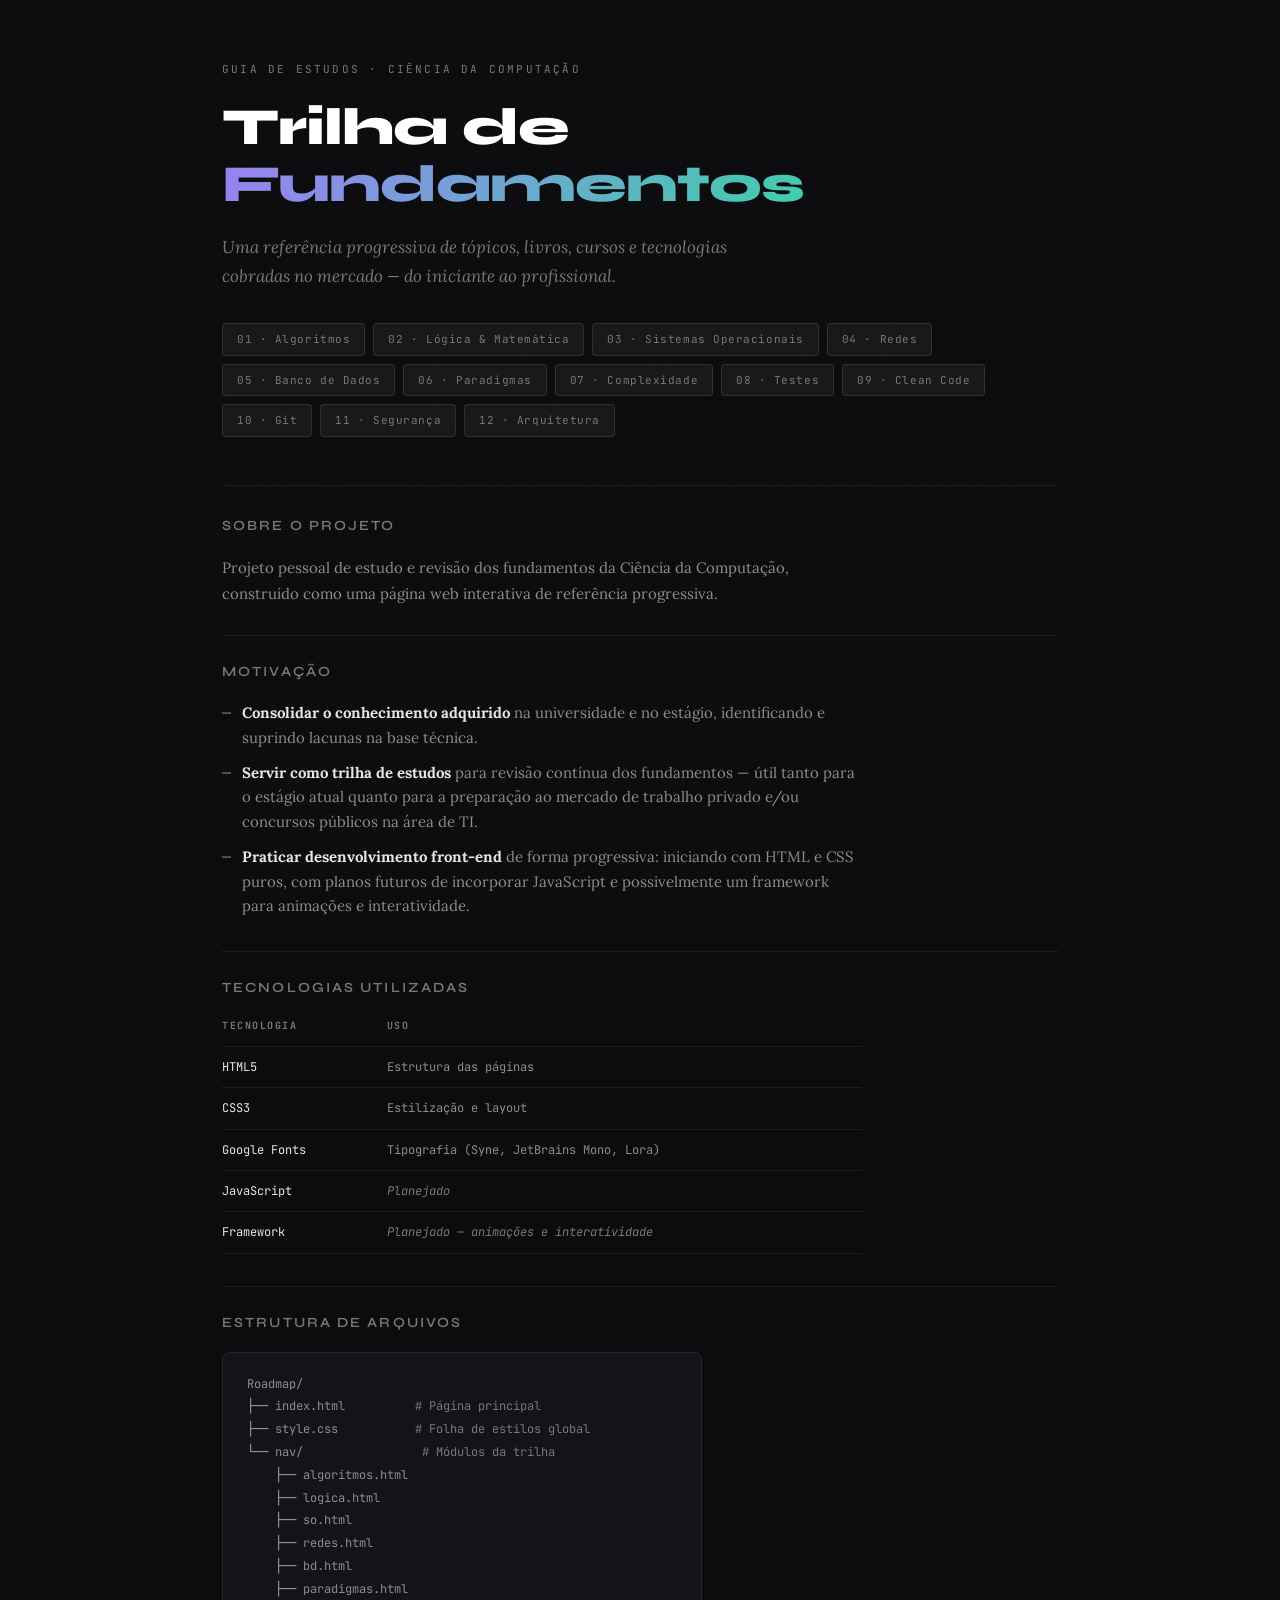
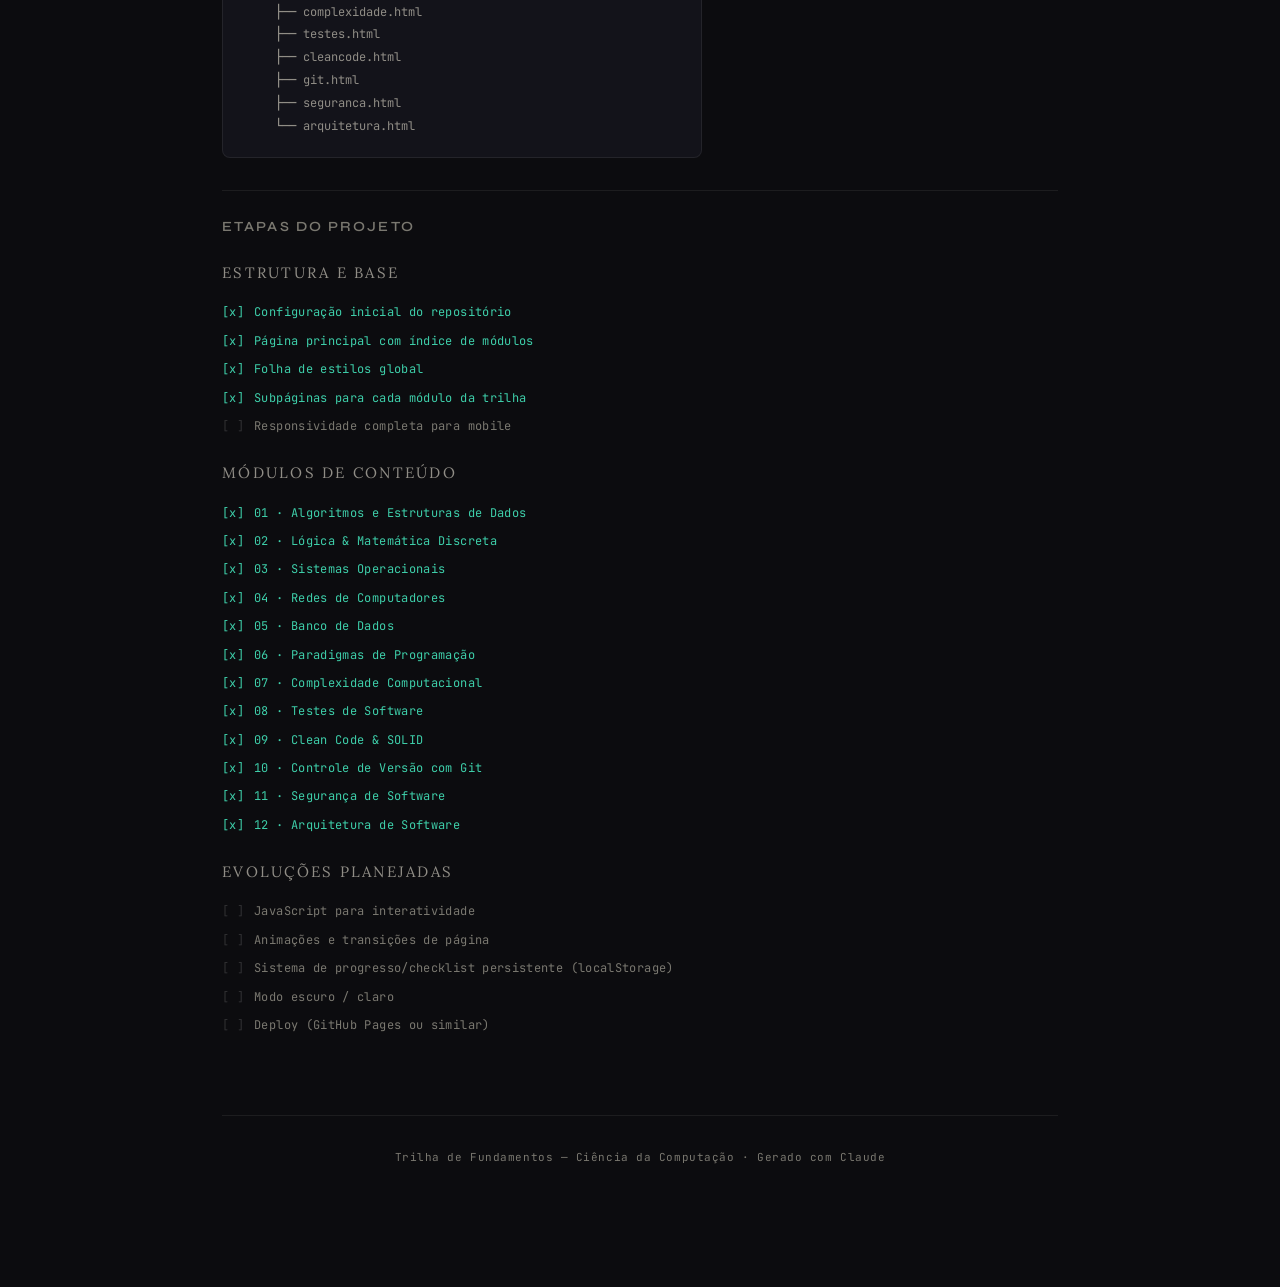
<file: index.html>
<!DOCTYPE html>
<html lang="pt-BR">

<head>
  <meta charset="UTF-8">
  <meta name="viewport" content="width=device-width, initial-scale=1.0">
  <title>Trilha de Fundamentos — Ciência da Computação</title>
  <link rel="stylesheet" href="style.css">
  <link
    href="https://fonts.googleapis.com/css2?family=Syne:wght@400;600;700;800&family=JetBrains+Mono:wght@400;500&family=Lora:ital,wght@0,400;0,500;1,400&display=swap"
    rel="stylesheet">

</head>

<body>
  <div class="container">

    <header>
      <p class="eyebrow">Guia de estudos · Ciência da Computação</p>
      <h1>Trilha de <span>Fundamentos</span></h1>
      <p class="subtitle">Uma referência progressiva de tópicos, livros, cursos e tecnologias cobradas no mercado — do
        iniciante ao profissional.</p>
      <nav class="toc">
        <a class="toc-btn" href="./nav/algoritmos.html">01 · Algoritmos</a>
        <a class="toc-btn" href="./nav/logica.html">02 · Lógica & Matemática</a>
        <a class="toc-btn" href="./nav/so.html">03 · Sistemas Operacionais</a>
        <a class="toc-btn" href="./nav/redes.html">04 · Redes</a>
        <a class="toc-btn" href="./nav/bd.html">05 · Banco de Dados</a>
        <a class="toc-btn" href="./nav/paradigmas.html">06 · Paradigmas</a>
        <a class="toc-btn" href="./nav/complexidade.html">07 · Complexidade</a>
        <a class="toc-btn" href="./nav/testes.html">08 · Testes</a>
        <a class="toc-btn" href="./nav/cleancode.html">09 · Clean Code</a>
        <a class="toc-btn" href="./nav/git.html">10 · Git</a>
        <a class="toc-btn" href="./nav/seguranca.html">11 · Segurança</a>
        <a class="toc-btn" href="./nav/arquitetura.html">12 · Arquitetura</a>
      </nav>
    </header>

    <!-- SOBRE O PROJETO -->
    <div class="about-section">

      <h2>Sobre o projeto</h2>
      <p>Projeto pessoal de estudo e revisão dos fundamentos da Ciência da Computação, construído como uma página web
        interativa de referência progressiva.</p>

      <hr class="about-divider">

      <h2>Motivação</h2>
      <ul class="motivation-list">
        <li><strong>Consolidar o conhecimento adquirido</strong> na universidade e no estágio, identificando e suprindo
          lacunas na base técnica.</li>
        <li><strong>Servir como trilha de estudos</strong> para revisão contínua dos fundamentos — útil tanto para o
          estágio atual quanto para a preparação ao mercado de trabalho privado e/ou concursos públicos na área de TI.
        </li>
        <li><strong>Praticar desenvolvimento front-end</strong> de forma progressiva: iniciando com HTML e CSS puros,
          com planos futuros de incorporar JavaScript e possivelmente um framework para animações e interatividade.</li>
      </ul>

      <hr class="about-divider">

      <h2>Tecnologias utilizadas</h2>
      <table class="tech-table">
        <thead>
          <tr>
            <th>Tecnologia</th>
            <th>Uso</th>
          </tr>
        </thead>
        <tbody>
          <tr>
            <td>HTML5</td>
            <td>Estrutura das páginas</td>
          </tr>
          <tr>
            <td>CSS3</td>
            <td>Estilização e layout</td>
          </tr>
          <tr>
            <td>Google Fonts</td>
            <td>Tipografia (Syne, JetBrains Mono, Lora)</td>
          </tr>
          <tr>
            <td>JavaScript</td>
            <td class="planned">Planejado</td>
          </tr>
          <tr>
            <td>Framework</td>
            <td class="planned">Planejado — animações e interatividade</td>
          </tr>
        </tbody>
      </table>

      <hr class="about-divider">

      <h2>Estrutura de arquivos</h2>
      <div class="file-tree">
        Roadmap/<br>
        ├── index.html &nbsp;&nbsp;&nbsp;&nbsp;&nbsp;&nbsp;&nbsp;&nbsp;&nbsp;<span class="comment"># Página
          principal</span><br>
        ├── style.css &nbsp;&nbsp;&nbsp;&nbsp;&nbsp;&nbsp;&nbsp;&nbsp;&nbsp;&nbsp;<span class="comment"># Folha de
          estilos global</span><br>
        └── nav/ &nbsp;&nbsp;&nbsp;&nbsp;&nbsp;&nbsp;&nbsp;&nbsp;&nbsp;&nbsp;&nbsp;&nbsp;&nbsp;&nbsp;&nbsp;&nbsp;<span
          class="comment"># Módulos da trilha</span><br>
        &nbsp;&nbsp;&nbsp;&nbsp;├── algoritmos.html<br>
        &nbsp;&nbsp;&nbsp;&nbsp;├── logica.html<br>
        &nbsp;&nbsp;&nbsp;&nbsp;├── so.html<br>
        &nbsp;&nbsp;&nbsp;&nbsp;├── redes.html<br>
        &nbsp;&nbsp;&nbsp;&nbsp;├── bd.html<br>
        &nbsp;&nbsp;&nbsp;&nbsp;├── paradigmas.html<br>
        &nbsp;&nbsp;&nbsp;&nbsp;├── complexidade.html<br>
        &nbsp;&nbsp;&nbsp;&nbsp;├── testes.html<br>
        &nbsp;&nbsp;&nbsp;&nbsp;├── cleancode.html<br>
        &nbsp;&nbsp;&nbsp;&nbsp;├── git.html<br>
        &nbsp;&nbsp;&nbsp;&nbsp;├── seguranca.html<br>
        &nbsp;&nbsp;&nbsp;&nbsp;└── arquitetura.html
      </div>

      <hr class="about-divider">

      <h2>Etapas do projeto</h2>

      <p class="checklist-group-title">Estrutura e base</p>
      <ul class="checklist">
        <li class="done">Configuração inicial do repositório</li>
        <li class="done">Página principal com índice de módulos</li>
        <li class="done">Folha de estilos global</li>
        <li class="done">Subpáginas para cada módulo da trilha</li>
        <li>Responsividade completa para mobile</li>
      </ul>

      <p class="checklist-group-title">Módulos de conteúdo</p>
      <ul class="checklist">
        <li class="done">01 · Algoritmos e Estruturas de Dados</li>
        <li class="done">02 · Lógica & Matemática Discreta</li>
        <li class="done">03 · Sistemas Operacionais</li>
        <li class="done">04 · Redes de Computadores</li>
        <li class="done">05 · Banco de Dados</li>
        <li class="done">06 · Paradigmas de Programação</li>
        <li class="done">07 · Complexidade Computacional</li>
        <li class="done">08 · Testes de Software</li>
        <li class="done">09 · Clean Code & SOLID</li>
        <li class="done">10 · Controle de Versão com Git</li>
        <li class="done">11 · Segurança de Software</li>
        <li class="done">12 · Arquitetura de Software</li>
      </ul>

      <p class="checklist-group-title">Evoluções planejadas</p>
      <ul class="checklist">
        <li>JavaScript para interatividade</li>
        <li>Animações e transições de página</li>
        <li>Sistema de progresso/checklist persistente (localStorage)</li>
        <li>Modo escuro / claro</li>
        <li>Deploy (GitHub Pages ou similar)</li>
      </ul>

    </div>

    <footer>
      <p>Trilha de Fundamentos — Ciência da Computação · Gerado com Claude</p>
    </footer>

  </div>
</body>

</html>
</file>
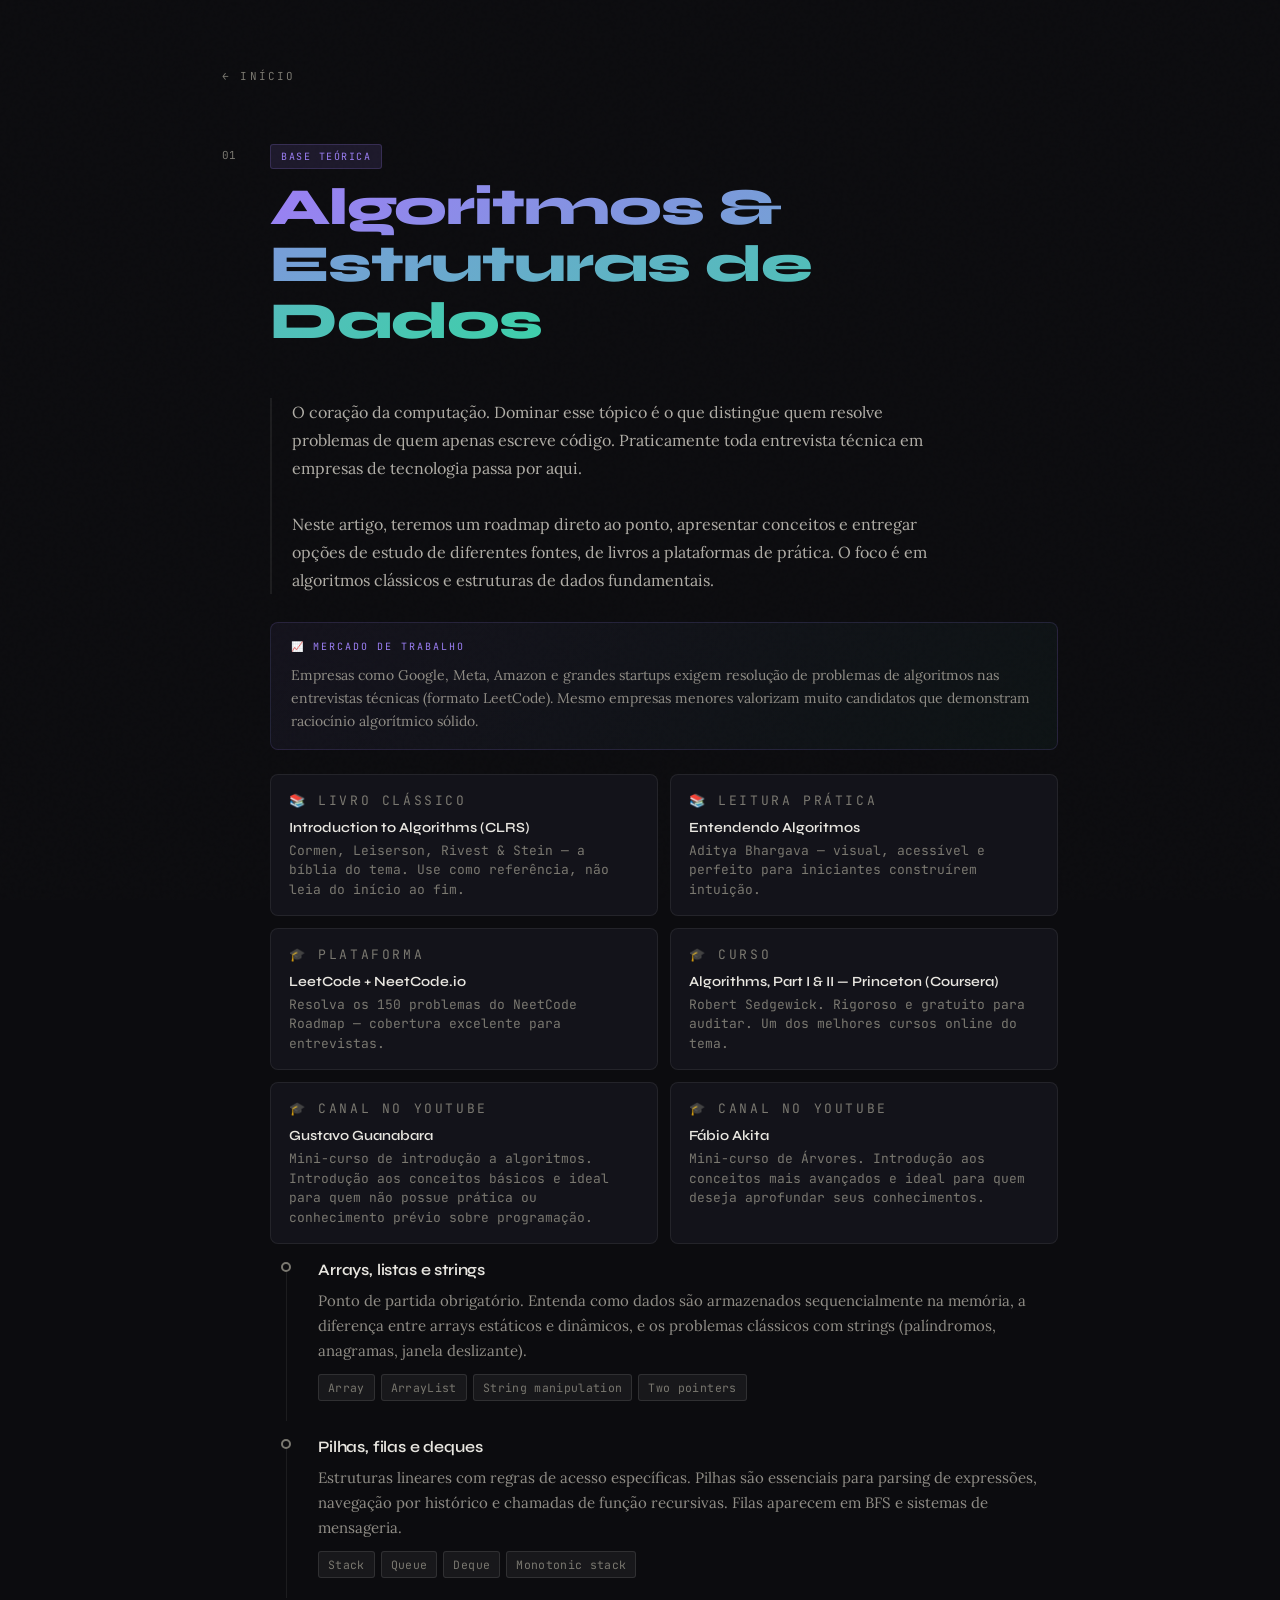
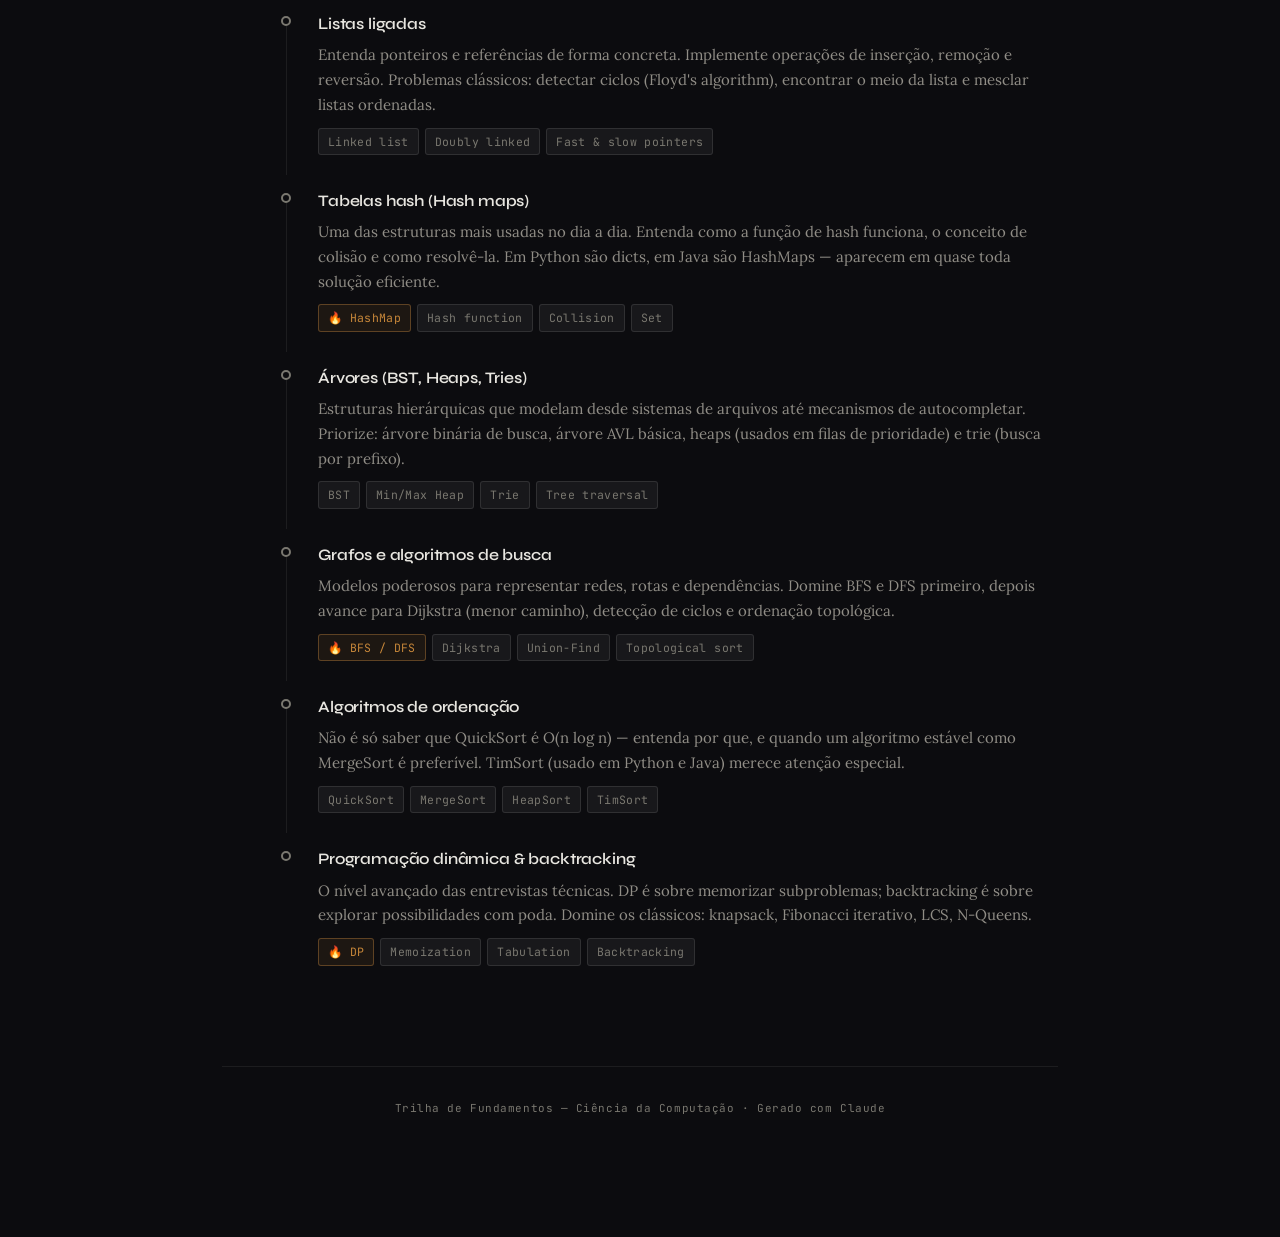
<file: nav/algoritmos.html>
<!DOCTYPE html>
<html lang="en">

<head>
    <meta charset="UTF-8">
    <meta name="viewport" content="width=device-width, initial-scale=1.0">
    <title>Algoritmos</title>
    <link rel="stylesheet" href="../style.css">
    <link
        href="https://fonts.googleapis.com/css2?family=Syne:wght@400;600;700;800&family=JetBrains+Mono:wght@400;500&family=Lora:ital,wght@0,400;0,500;1,400&display=swap"
        rel="stylesheet">
</head>

<body>
    <div class="container">
        <a href="../index.html" class="back-btn">← Início</a>

        <!-- 01 ALGORITMOS -->
        <section class="section" id="algoritmos">
            <div class="section-header">
                <span class="section-num">01</span>
                <div class="section-title-group">
                    <span class="layer-tag layer-base">Base teórica</span>
                    <h1><span> Algoritmos & Estruturas de Dados</span></h1>
                </div>
            </div>
            <p class="section-desc">O coração da computação. Dominar esse tópico é o que distingue quem resolve
                problemas de
                quem apenas escreve código. Praticamente toda entrevista técnica em empresas de tecnologia passa por
                aqui.<br><br>
                Neste artigo, teremos um roadmap direto ao ponto, apresentar conceitos e entregar opções de estudo de diferentes fontes, de livros a plataformas de prática. O foco é em algoritmos clássicos e estruturas de dados fundamentais.
            </p>
            <div class="market-box">
                <p class="label">📈 Mercado de trabalho</p>
                <p>Empresas como Google, Meta, Amazon e grandes startups exigem resolução de problemas de algoritmos nas
                    entrevistas técnicas (formato LeetCode). Mesmo empresas menores valorizam muito candidatos que
                    demonstram
                    raciocínio algorítmico sólido.</p>
            </div>
            <div class="resources">
                <a href="https://www.cs.mcgill.ca/~akroit/math/compsci/Cormen%20Introduction%20to%20Algorithms.pdf"
                    target="_blank" rel="noopener noreferrer" class="resource-card-link">
                    <div class="resource-card">
                        <p class="resource-type">📚 Livro clássico</p>
                        <h4>Introduction to Algorithms (CLRS)</h4>
                        <p>Cormen, Leiserson, Rivest & Stein — a bíblia do tema. Use como referência, não leia do início
                            ao
                            fim.</p>
                    </div>
                </a>
                <a href="https://www.academia.edu/116446446/Entendendo_Algoritmos_by_Aditya_Y_Bhargava" target="_blank"
                    rel="noopener noreferrer" class="resource-card-link">
                    <div class="resource-card">
                        <p class="resource-type">📚 Leitura prática</p>
                        <h4>Entendendo Algoritmos</h4>
                        <p>Aditya Bhargava — visual, acessível e perfeito para iniciantes construírem intuição.</p>
                    </div>
                </a>
                <div class="resource-card">
                    <a href="https://leetcode.com/" target="_blank" rel="noopener noreferrer"
                        class="resource-card-link">
                        <p class="resource-type">🎓 Plataforma</p>
                        <h4>LeetCode + NeetCode.io</h4>
                        <p>Resolva os 150 problemas do NeetCode Roadmap — cobertura excelente para entrevistas.</p>
                    </a>
                </div>
                <div class="resource-card">
                    <a href="https://www.coursera.org/learn/algorithms-part2?utm_medium=sem&utm_source=gg&utm_campaign=b2c_latam_x_multi_ftcof_career-academy_cx_dr_bau_gg_pmax_gc_br_en_m_hyb_26-04_desktop&campaignid=23794238380&adgroupid=&device=c&keyword=&matchtype=&network=x&devicemodel=&creativeid=&assetgroupid=6705447784&targetid=&extensionid=&placement=&gad_source=1&gad_campaignid=23789677835&gbraid=0AAAAADdKX6b6KygMPHIG1yrUmk9ZkTy2u&gclid=Cj0KCQjwlLDQBhDjARIsAPlIefEXc_Xx3xjCyelZPMjIoOBQ6ehZdenCBJIOT_ZvV_gO1HrL7hjprJAaAvqnEALw_wcB"
                        target="_blank" rel="noopener noreferrer" class="resource-card-link">
                        <p class="resource-type">🎓 Curso</p>
                        <h4>Algorithms, Part I & II — Princeton (Coursera)</h4>
                        <p>Robert Sedgewick. Rigoroso e gratuito para auditar. Um dos melhores cursos online do tema.
                        </p>
                    </a>
                </div>
                <div class="resource-card">
                    <a href="https://www.youtube.com/watch?v=8mei6uVttho&list=PLHz_AreHm4dmSj0MHol_aoNYCSGFqvfXV"
                        target="_blank" rel="noopener noreferrer" class="resource-card-link">
                        <p class="resource-type">🎓 Canal no YouTube</p>
                        <h4>Gustavo Guanabara</h4>
                        <p>Mini-curso de introdução a algoritmos. Introdução aos conceitos básicos e ideal para quem não
                            possue prática ou conhecimento prévio sobre programação.</p>
                    </a>
                </div>
                <div class="resource-card">
                    <a href="https://www.youtube.com/watch?v=9GdesxWtOgs&t=18s" target="_blank"
                        rel="noopener noreferrer" class="resource-card-link">
                        <p class="resource-type">🎓 Canal no YouTube</p>
                        <h4>Fábio Akita</h4>
                        <p>Mini-curso de Árvores. Introdução aos conceitos mais avançados e ideal para quem deseja
                            aprofundar seus conhecimentos.</p>
                    </a>
                </div>
            </div>

            <div class="trail">
                <div class="trail-item">
                    <div class="trail-line">
                        <div class="trail-dot"></div>
                        <div class="trail-connector"></div>
                    </div>
                    <div class="trail-content">
                        <h3>Arrays, listas e strings</h3>
                        <p>Ponto de partida obrigatório. Entenda como dados são armazenados sequencialmente na memória,
                            a diferença
                            entre arrays estáticos e dinâmicos, e os problemas clássicos com strings (palíndromos,
                            anagramas, janela
                            deslizante).</p>
                        <div class="tags"><span class="tag">Array</span><span class="tag">ArrayList</span><span
                                class="tag">String
                                manipulation</span><span class="tag">Two pointers</span></div>
                    </div>
                </div>
                <div class="trail-item">
                    <div class="trail-line">
                        <div class="trail-dot"></div>
                        <div class="trail-connector"></div>
                    </div>
                    <div class="trail-content">
                        <h3>Pilhas, filas e deques</h3>
                        <p>Estruturas lineares com regras de acesso específicas. Pilhas são essenciais para parsing de
                            expressões,
                            navegação por histórico e chamadas de função recursivas. Filas aparecem em BFS e sistemas de
                            mensageria.
                        </p>
                        <div class="tags"><span class="tag">Stack</span><span class="tag">Queue</span><span
                                class="tag">Deque</span><span class="tag">Monotonic stack</span></div>
                    </div>
                </div>
                <div class="trail-item">
                    <div class="trail-line">
                        <div class="trail-dot"></div>
                        <div class="trail-connector"></div>
                    </div>
                    <div class="trail-content">
                        <h3>Listas ligadas</h3>
                        <p>Entenda ponteiros e referências de forma concreta. Implemente operações de inserção, remoção
                            e reversão.
                            Problemas clássicos: detectar ciclos (Floyd's algorithm), encontrar o meio da lista e
                            mesclar listas
                            ordenadas.</p>
                        <div class="tags"><span class="tag">Linked list</span><span class="tag">Doubly
                                linked</span><span class="tag">Fast & slow pointers</span></div>
                    </div>
                </div>
                <div class="trail-item">
                    <div class="trail-line">
                        <div class="trail-dot"></div>
                        <div class="trail-connector"></div>
                    </div>
                    <div class="trail-content">
                        <h3>Tabelas hash (Hash maps)</h3>
                        <p>Uma das estruturas mais usadas no dia a dia. Entenda como a função de hash funciona, o
                            conceito de
                            colisão e como resolvê-la. Em Python são dicts, em Java são HashMaps — aparecem em quase
                            toda solução
                            eficiente.</p>
                        <div class="tags"><span class="tag hot">🔥 HashMap</span><span class="tag">Hash
                                function</span><span class="tag">Collision</span><span class="tag">Set</span></div>
                    </div>
                </div>
                <div class="trail-item">
                    <div class="trail-line">
                        <div class="trail-dot"></div>
                        <div class="trail-connector"></div>
                    </div>
                    <div class="trail-content">
                        <h3>Árvores (BST, Heaps, Tries)</h3>
                        <p>Estruturas hierárquicas que modelam desde sistemas de arquivos até mecanismos de
                            autocompletar. Priorize:
                            árvore binária de busca, árvore AVL básica, heaps (usados em filas de prioridade) e trie
                            (busca por
                            prefixo).</p>
                        <div class="tags"><span class="tag">BST</span><span class="tag">Min/Max Heap</span><span
                                class="tag">Trie</span><span class="tag">Tree traversal</span></div>
                    </div>
                </div>
                <div class="trail-item">
                    <div class="trail-line">
                        <div class="trail-dot"></div>
                        <div class="trail-connector"></div>
                    </div>
                    <div class="trail-content">
                        <h3>Grafos e algoritmos de busca</h3>
                        <p>Modelos poderosos para representar redes, rotas e dependências. Domine BFS e DFS primeiro,
                            depois avance
                            para Dijkstra (menor caminho), detecção de ciclos e ordenação topológica.</p>
                        <div class="tags"><span class="tag hot">🔥 BFS / DFS</span><span
                                class="tag">Dijkstra</span><span class="tag">Union-Find</span><span
                                class="tag">Topological sort</span></div>
                    </div>
                </div>
                <div class="trail-item">
                    <div class="trail-line">
                        <div class="trail-dot"></div>
                        <div class="trail-connector"></div>
                    </div>
                    <div class="trail-content">
                        <h3>Algoritmos de ordenação</h3>
                        <p>Não é só saber que QuickSort é O(n log n) — entenda por que, e quando um algoritmo estável
                            como MergeSort
                            é preferível. TimSort (usado em Python e Java) merece atenção especial.</p>
                        <div class="tags"><span class="tag">QuickSort</span><span class="tag">MergeSort</span><span
                                class="tag">HeapSort</span><span class="tag">TimSort</span></div>
                    </div>
                </div>
                <div class="trail-item">
                    <div class="trail-line">
                        <div class="trail-dot"></div>
                        <div class="trail-connector"></div>
                    </div>
                    <div class="trail-content">
                        <h3>Programação dinâmica & backtracking</h3>
                        <p>O nível avançado das entrevistas técnicas. DP é sobre memorizar subproblemas; backtracking é
                            sobre
                            explorar possibilidades com poda. Domine os clássicos: knapsack, Fibonacci iterativo, LCS,
                            N-Queens.</p>
                        <div class="tags"><span class="tag hot">🔥 DP</span><span class="tag">Memoization</span><span
                                class="tag">Tabulation</span><span class="tag">Backtracking</span></div>
                    </div>
                </div>
            </div>


        </section>



        <footer>
            <p>Trilha de Fundamentos — Ciência da Computação · Gerado com Claude</p>
        </footer>

    </div>
</body>

</html>
</file>
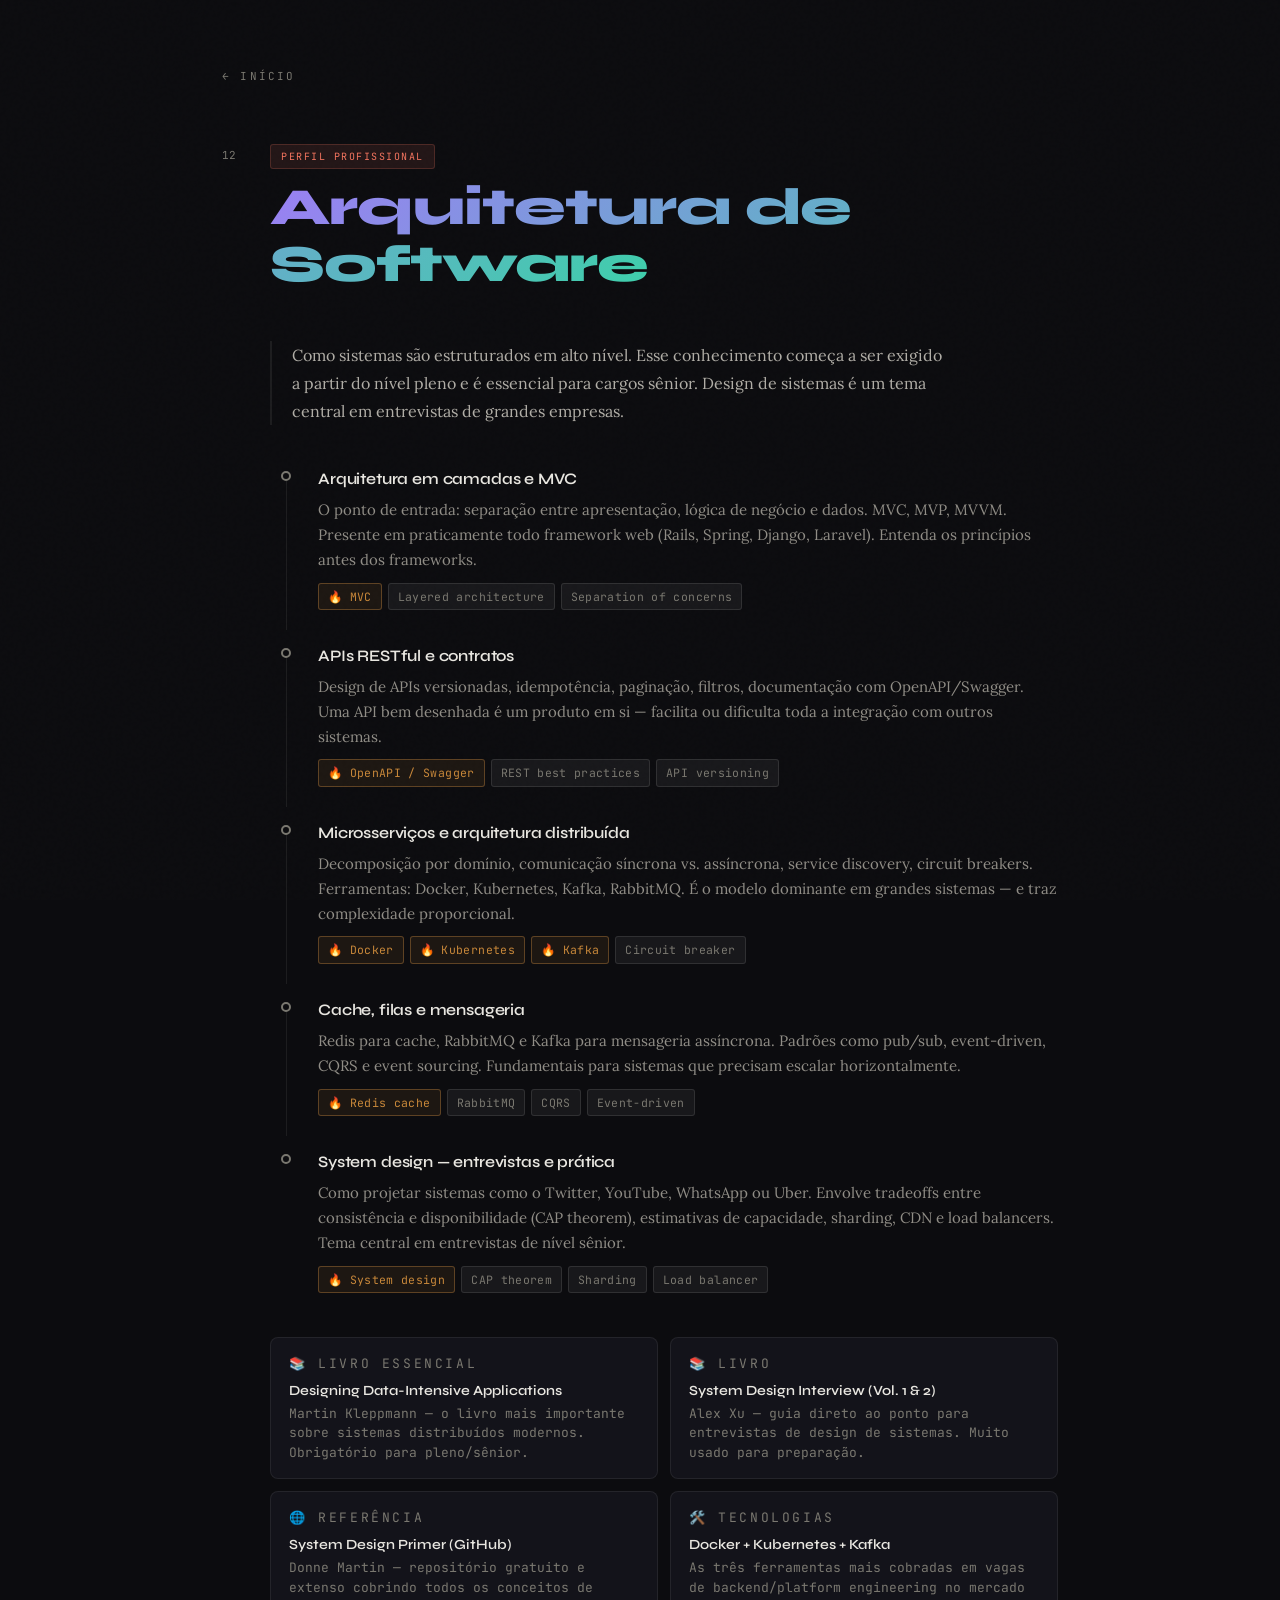
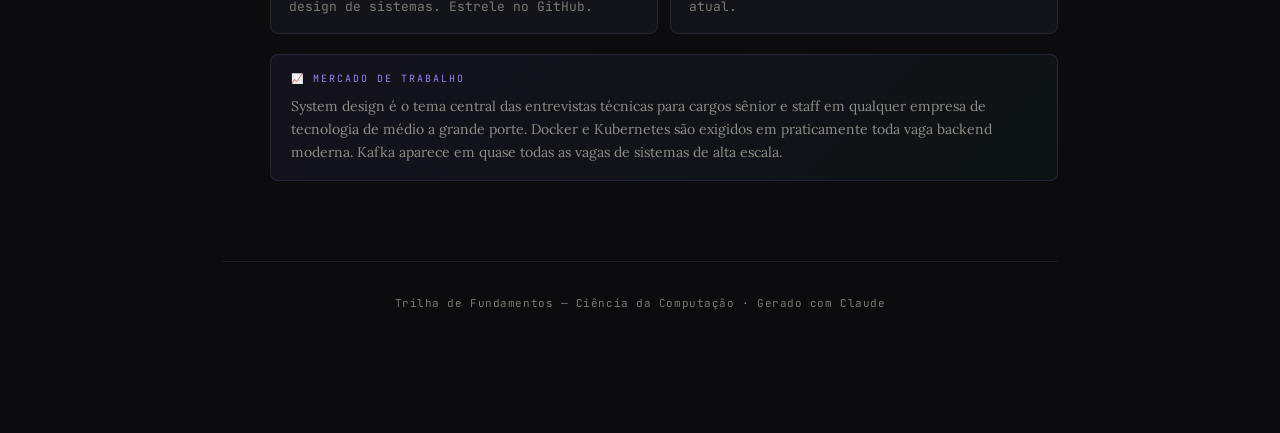
<file: nav/arquitetura.html>
<!DOCTYPE html>
<html lang="pt-BR">

<head>
    <meta charset="UTF-8">
    <meta name="viewport" content="width=device-width, initial-scale=1.0">
    <title>Arquitetura de Software</title>
    <link rel="stylesheet" href="../style.css">
    <link
        href="https://fonts.googleapis.com/css2?family=Syne:wght@400;600;700;800&family=JetBrains+Mono:wght@400;500&family=Lora:ital,wght@0,400;0,500;1,400&display=swap"
        rel="stylesheet">
</head>

<body>
    <div class="container">
        <a href="../index.html" class="back-btn">← Início</a>

        <!-- 12 ARQUITETURA -->
        <section class="section" id="arquitetura">
            <div class="section-header">
                <span class="section-num">12</span>
                <div class="section-title-group">
                    <span class="layer-tag layer-prof">Perfil profissional</span>
                    <h1><span>Arquitetura de Software</span></h1>
                </div>
            </div>
            <p class="section-desc">Como sistemas são estruturados em alto nível. Esse conhecimento começa a ser exigido a
                partir do nível pleno e é essencial para cargos sênior. Design de sistemas é um tema central em entrevistas de
                grandes empresas.</p>

            <div class="trail">
                <div class="trail-item">
                    <div class="trail-line">
                        <div class="trail-dot"></div>
                        <div class="trail-connector"></div>
                    </div>
                    <div class="trail-content">
                        <h3>Arquitetura em camadas e MVC</h3>
                        <p>O ponto de entrada: separação entre apresentação, lógica de negócio e dados. MVC, MVP, MVVM. Presente em
                            praticamente todo framework web (Rails, Spring, Django, Laravel). Entenda os princípios antes dos frameworks.</p>
                        <div class="tags"><span class="tag hot">🔥 MVC</span><span class="tag">Layered architecture</span><span
                                class="tag">Separation of concerns</span></div>
                    </div>
                </div>
                <div class="trail-item">
                    <div class="trail-line">
                        <div class="trail-dot"></div>
                        <div class="trail-connector"></div>
                    </div>
                    <div class="trail-content">
                        <h3>APIs RESTful e contratos</h3>
                        <p>Design de APIs versionadas, idempotência, paginação, filtros, documentação com OpenAPI/Swagger. Uma API
                            bem desenhada é um produto em si — facilita ou dificulta toda a integração com outros sistemas.</p>
                        <div class="tags"><span class="tag hot">🔥 OpenAPI / Swagger</span><span class="tag">REST best
                                practices</span><span class="tag">API versioning</span></div>
                    </div>
                </div>
                <div class="trail-item">
                    <div class="trail-line">
                        <div class="trail-dot"></div>
                        <div class="trail-connector"></div>
                    </div>
                    <div class="trail-content">
                        <h3>Microsserviços e arquitetura distribuída</h3>
                        <p>Decomposição por domínio, comunicação síncrona vs. assíncrona, service discovery, circuit breakers.
                            Ferramentas: Docker, Kubernetes, Kafka, RabbitMQ. É o modelo dominante em grandes sistemas — e traz
                            complexidade proporcional.</p>
                        <div class="tags"><span class="tag hot">🔥 Docker</span><span class="tag hot">🔥 Kubernetes</span><span
                                class="tag hot">🔥 Kafka</span><span class="tag">Circuit breaker</span></div>
                    </div>
                </div>
                <div class="trail-item">
                    <div class="trail-line">
                        <div class="trail-dot"></div>
                        <div class="trail-connector"></div>
                    </div>
                    <div class="trail-content">
                        <h3>Cache, filas e mensageria</h3>
                        <p>Redis para cache, RabbitMQ e Kafka para mensageria assíncrona. Padrões como pub/sub, event-driven, CQRS e
                            event sourcing. Fundamentais para sistemas que precisam escalar horizontalmente.</p>
                        <div class="tags"><span class="tag hot">🔥 Redis cache</span><span class="tag">RabbitMQ</span><span
                                class="tag">CQRS</span><span class="tag">Event-driven</span></div>
                    </div>
                </div>
                <div class="trail-item">
                    <div class="trail-line">
                        <div class="trail-dot"></div>
                        <div class="trail-connector"></div>
                    </div>
                    <div class="trail-content">
                        <h3>System design — entrevistas e prática</h3>
                        <p>Como projetar sistemas como o Twitter, YouTube, WhatsApp ou Uber. Envolve tradeoffs entre consistência e
                            disponibilidade (CAP theorem), estimativas de capacidade, sharding, CDN e load balancers. Tema central em
                            entrevistas de nível sênior.</p>
                        <div class="tags"><span class="tag hot">🔥 System design</span><span class="tag">CAP theorem</span><span
                                class="tag">Sharding</span><span class="tag">Load balancer</span></div>
                    </div>
                </div>
            </div>

            <div class="resources">
                <div class="resource-card">
                    <p class="resource-type">📚 Livro essencial</p>
                    <h4>Designing Data-Intensive Applications</h4>
                    <p>Martin Kleppmann — o livro mais importante sobre sistemas distribuídos modernos. Obrigatório para pleno/sênior.</p>
                </div>
                <div class="resource-card">
                    <p class="resource-type">📚 Livro</p>
                    <h4>System Design Interview (Vol. 1 & 2)</h4>
                    <p>Alex Xu — guia direto ao ponto para entrevistas de design de sistemas. Muito usado para preparação.</p>
                </div>
                <div class="resource-card">
                    <p class="resource-type">🌐 Referência</p>
                    <h4>System Design Primer (GitHub)</h4>
                    <p>Donne Martin — repositório gratuito e extenso cobrindo todos os conceitos de design de sistemas. Estrele no GitHub.</p>
                </div>
                <div class="resource-card">
                    <p class="resource-type">🛠️ Tecnologias</p>
                    <h4>Docker + Kubernetes + Kafka</h4>
                    <p>As três ferramentas mais cobradas em vagas de backend/platform engineering no mercado atual.</p>
                </div>
            </div>
            <div class="market-box">
                <p class="label">📈 Mercado de trabalho</p>
                <p>System design é o tema central das entrevistas técnicas para cargos sênior e staff em qualquer empresa de
                    tecnologia de médio a grande porte. Docker e Kubernetes são exigidos em praticamente toda vaga backend
                    moderna. Kafka aparece em quase todas as vagas de sistemas de alta escala.</p>
            </div>
        </section>

        <footer>
            <p>Trilha de Fundamentos — Ciência da Computação · Gerado com Claude</p>
        </footer>
    </div>
</body>

</html>
</file>
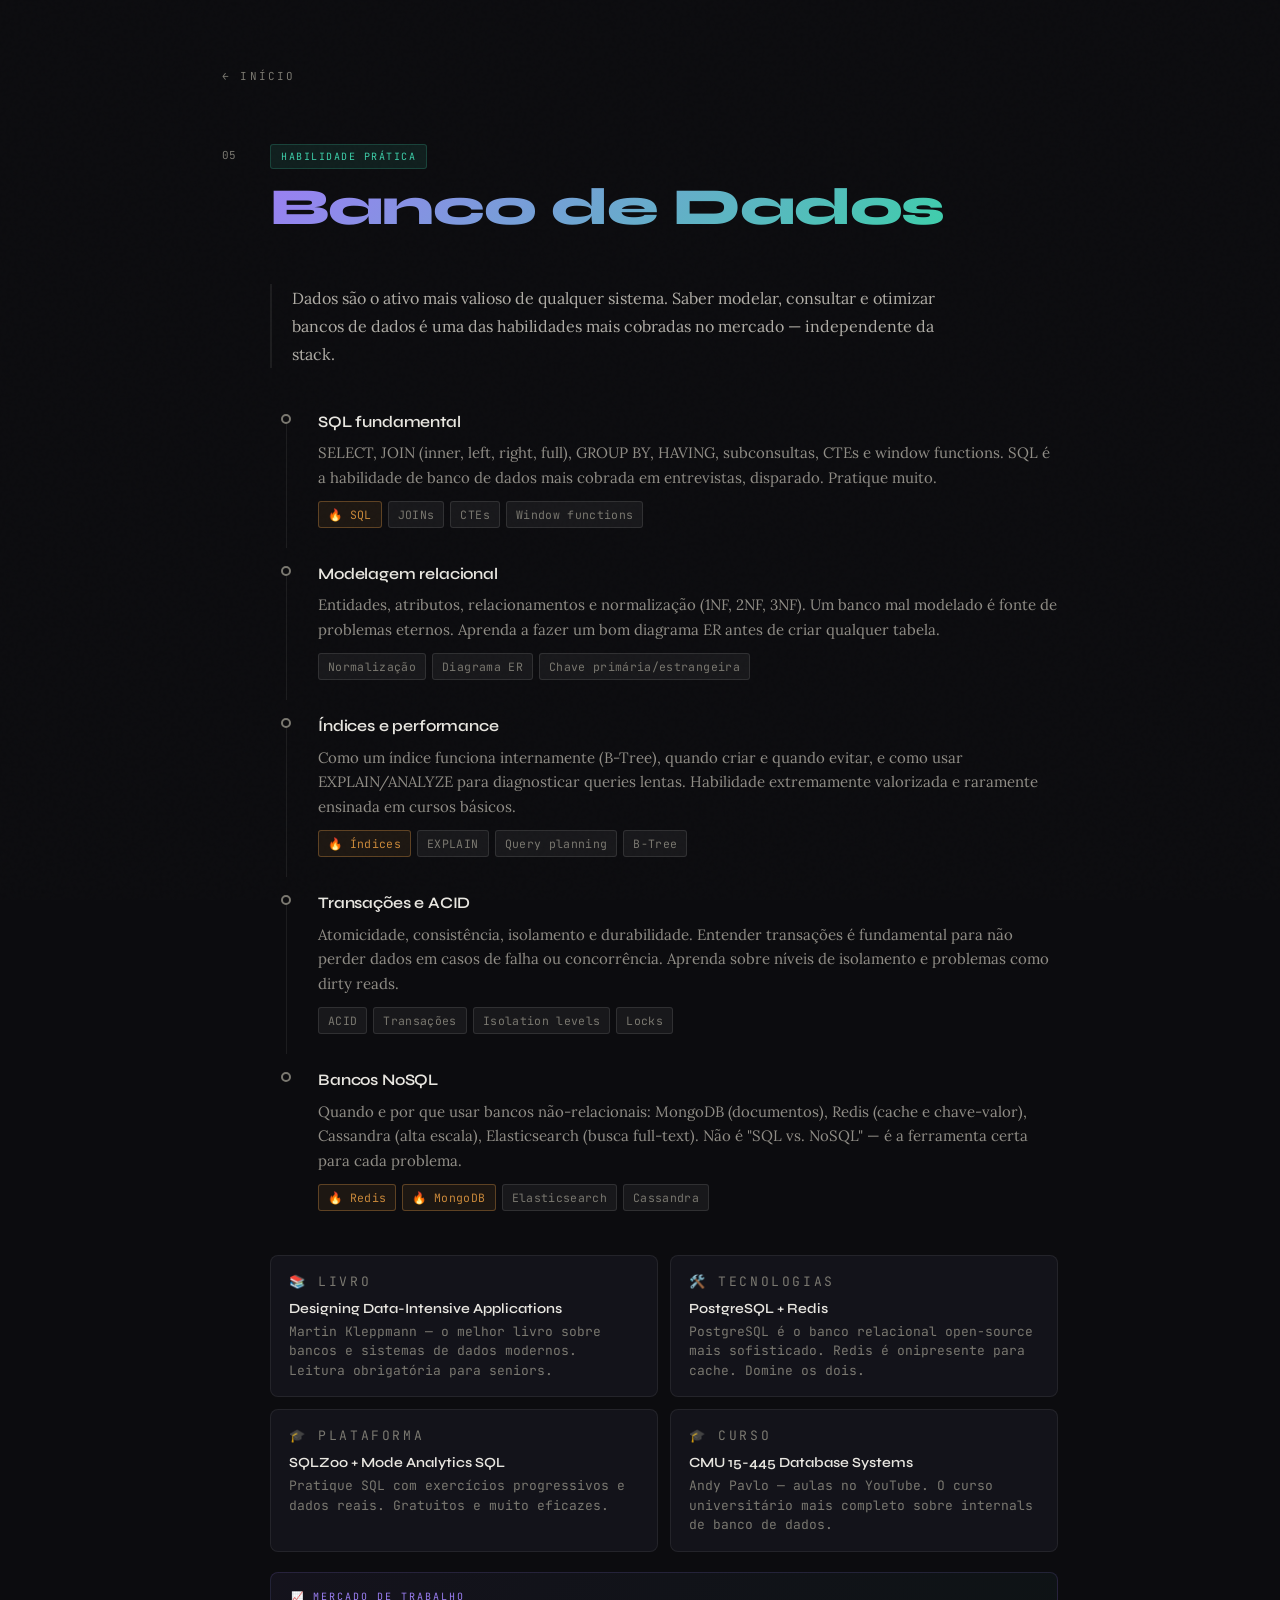
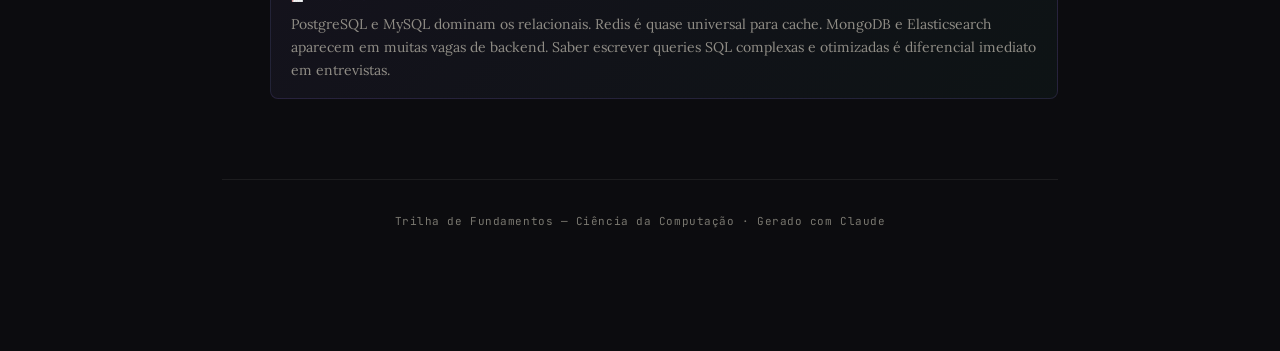
<file: nav/bd.html>
<!DOCTYPE html>
<html lang="pt-BR">

<head>
    <meta charset="UTF-8">
    <meta name="viewport" content="width=device-width, initial-scale=1.0">
    <title>Banco de Dados</title>
    <link rel="stylesheet" href="../style.css">
    <link
        href="https://fonts.googleapis.com/css2?family=Syne:wght@400;600;700;800&family=JetBrains+Mono:wght@400;500&family=Lora:ital,wght@0,400;0,500;1,400&display=swap"
        rel="stylesheet">
</head>

<body>
    <div class="container">
        <a href="../index.html" class="back-btn">← Início</a>

        <!-- 05 BANCO DE DADOS -->
        <section class="section" id="bd">
            <div class="section-header">
                <span class="section-num">05</span>
                <div class="section-title-group">
                    <span class="layer-tag layer-pratica">Habilidade prática</span>
                    <h1><span>Banco de Dados</span></h1>
                </div>
            </div>
            <p class="section-desc">Dados são o ativo mais valioso de qualquer sistema. Saber modelar, consultar e otimizar
                bancos de dados é uma das habilidades mais cobradas no mercado — independente da stack.</p>

            <div class="trail">
                <div class="trail-item">
                    <div class="trail-line">
                        <div class="trail-dot"></div>
                        <div class="trail-connector"></div>
                    </div>
                    <div class="trail-content">
                        <h3>SQL fundamental</h3>
                        <p>SELECT, JOIN (inner, left, right, full), GROUP BY, HAVING, subconsultas, CTEs e window functions. SQL é a
                            habilidade de banco de dados mais cobrada em entrevistas, disparado. Pratique muito.</p>
                        <div class="tags"><span class="tag hot">🔥 SQL</span><span class="tag">JOINs</span><span
                                class="tag">CTEs</span><span class="tag">Window functions</span></div>
                    </div>
                </div>
                <div class="trail-item">
                    <div class="trail-line">
                        <div class="trail-dot"></div>
                        <div class="trail-connector"></div>
                    </div>
                    <div class="trail-content">
                        <h3>Modelagem relacional</h3>
                        <p>Entidades, atributos, relacionamentos e normalização (1NF, 2NF, 3NF). Um banco mal modelado é fonte de
                            problemas eternos. Aprenda a fazer um bom diagrama ER antes de criar qualquer tabela.</p>
                        <div class="tags"><span class="tag">Normalização</span><span class="tag">Diagrama ER</span><span
                                class="tag">Chave primária/estrangeira</span></div>
                    </div>
                </div>
                <div class="trail-item">
                    <div class="trail-line">
                        <div class="trail-dot"></div>
                        <div class="trail-connector"></div>
                    </div>
                    <div class="trail-content">
                        <h3>Índices e performance</h3>
                        <p>Como um índice funciona internamente (B-Tree), quando criar e quando evitar, e como usar EXPLAIN/ANALYZE
                            para diagnosticar queries lentas. Habilidade extremamente valorizada e raramente ensinada em cursos básicos.</p>
                        <div class="tags"><span class="tag hot">🔥 Índices</span><span class="tag">EXPLAIN</span><span
                                class="tag">Query planning</span><span class="tag">B-Tree</span></div>
                    </div>
                </div>
                <div class="trail-item">
                    <div class="trail-line">
                        <div class="trail-dot"></div>
                        <div class="trail-connector"></div>
                    </div>
                    <div class="trail-content">
                        <h3>Transações e ACID</h3>
                        <p>Atomicidade, consistência, isolamento e durabilidade. Entender transações é fundamental para não perder
                            dados em casos de falha ou concorrência. Aprenda sobre níveis de isolamento e problemas como dirty reads.</p>
                        <div class="tags"><span class="tag">ACID</span><span class="tag">Transações</span><span
                                class="tag">Isolation levels</span><span class="tag">Locks</span></div>
                    </div>
                </div>
                <div class="trail-item">
                    <div class="trail-line">
                        <div class="trail-dot"></div>
                        <div class="trail-connector"></div>
                    </div>
                    <div class="trail-content">
                        <h3>Bancos NoSQL</h3>
                        <p>Quando e por que usar bancos não-relacionais: MongoDB (documentos), Redis (cache e chave-valor),
                            Cassandra (alta escala), Elasticsearch (busca full-text). Não é "SQL vs. NoSQL" — é a ferramenta certa
                            para cada problema.</p>
                        <div class="tags"><span class="tag hot">🔥 Redis</span><span class="tag hot">🔥 MongoDB</span><span
                                class="tag">Elasticsearch</span><span class="tag">Cassandra</span></div>
                    </div>
                </div>
            </div>

            <div class="resources">
                <div class="resource-card">
                    <p class="resource-type">📚 Livro</p>
                    <h4>Designing Data-Intensive Applications</h4>
                    <p>Martin Kleppmann — o melhor livro sobre bancos e sistemas de dados modernos. Leitura obrigatória para seniors.</p>
                </div>
                <div class="resource-card">
                    <p class="resource-type">🛠️ Tecnologias</p>
                    <h4>PostgreSQL + Redis</h4>
                    <p>PostgreSQL é o banco relacional open-source mais sofisticado. Redis é onipresente para cache. Domine os dois.</p>
                </div>
                <div class="resource-card">
                    <p class="resource-type">🎓 Plataforma</p>
                    <h4>SQLZoo + Mode Analytics SQL</h4>
                    <p>Pratique SQL com exercícios progressivos e dados reais. Gratuitos e muito eficazes.</p>
                </div>
                <div class="resource-card">
                    <p class="resource-type">🎓 Curso</p>
                    <h4>CMU 15-445 Database Systems</h4>
                    <p>Andy Pavlo — aulas no YouTube. O curso universitário mais completo sobre internals de banco de dados.</p>
                </div>
            </div>
            <div class="market-box">
                <p class="label">📈 Mercado de trabalho</p>
                <p>PostgreSQL e MySQL dominam os relacionais. Redis é quase universal para cache. MongoDB e Elasticsearch
                    aparecem em muitas vagas de backend. Saber escrever queries SQL complexas e otimizadas é diferencial imediato
                    em entrevistas.</p>
            </div>
        </section>

        <footer>
            <p>Trilha de Fundamentos — Ciência da Computação · Gerado com Claude</p>
        </footer>
    </div>
</body>

</html>
</file>
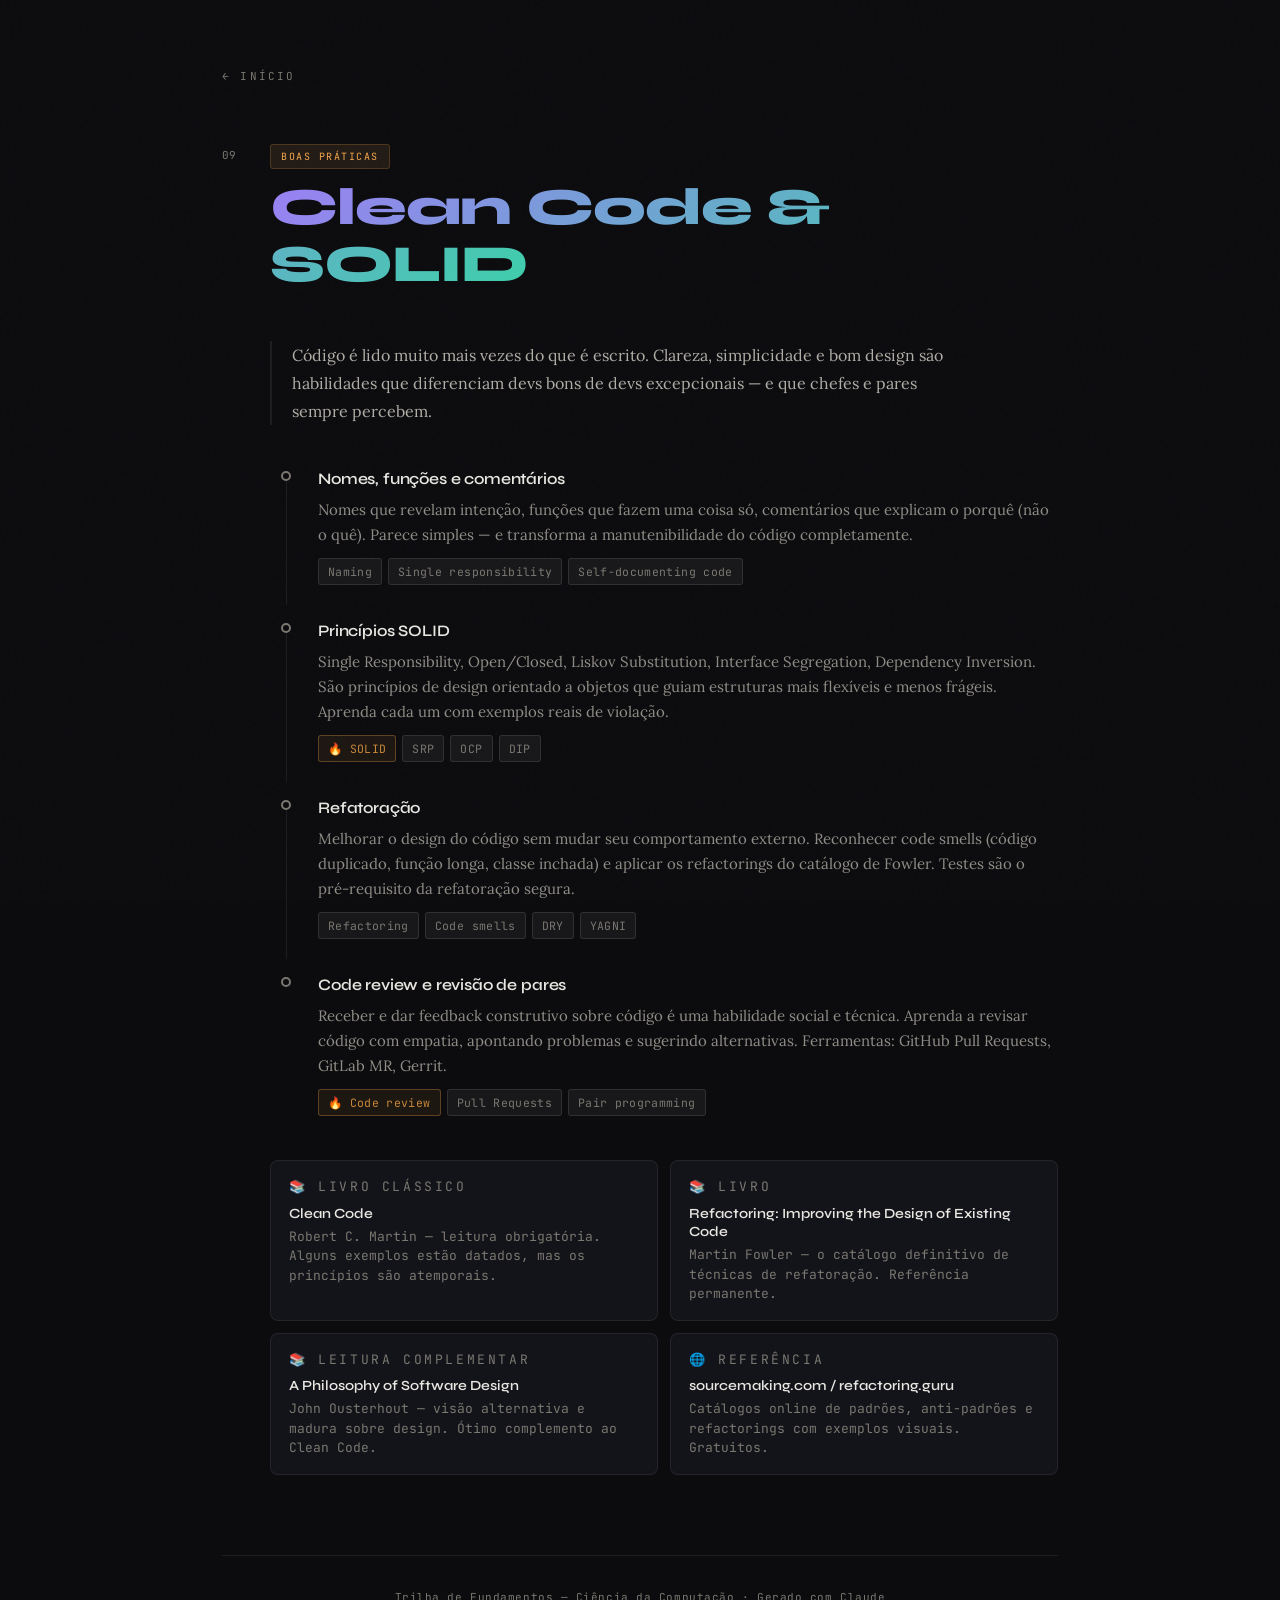
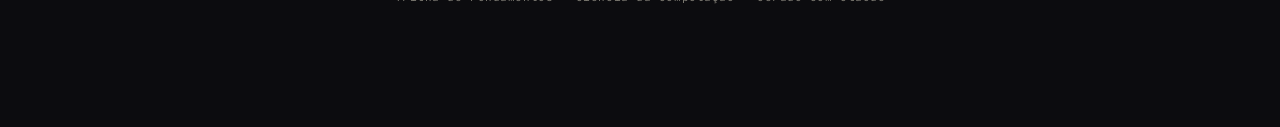
<file: nav/cleancode.html>
<!DOCTYPE html>
<html lang="pt-BR">

<head>
    <meta charset="UTF-8">
    <meta name="viewport" content="width=device-width, initial-scale=1.0">
    <title>Clean Code & SOLID</title>
    <link rel="stylesheet" href="../style.css">
    <link
        href="https://fonts.googleapis.com/css2?family=Syne:wght@400;600;700;800&family=JetBrains+Mono:wght@400;500&family=Lora:ital,wght@0,400;0,500;1,400&display=swap"
        rel="stylesheet">
</head>

<body>
    <div class="container">
        <a href="../index.html" class="back-btn">← Início</a>

        <!-- 09 CLEAN CODE -->
        <section class="section" id="cleancode">
            <div class="section-header">
                <span class="section-num">09</span>
                <div class="section-title-group">
                    <span class="layer-tag layer-boas">Boas práticas</span>
                    <h1><span>Clean Code & SOLID</span></h1>
                </div>
            </div>
            <p class="section-desc">Código é lido muito mais vezes do que é escrito. Clareza, simplicidade e bom design são
                habilidades que diferenciam devs bons de devs excepcionais — e que chefes e pares sempre percebem.</p>

            <div class="trail">
                <div class="trail-item">
                    <div class="trail-line">
                        <div class="trail-dot"></div>
                        <div class="trail-connector"></div>
                    </div>
                    <div class="trail-content">
                        <h3>Nomes, funções e comentários</h3>
                        <p>Nomes que revelam intenção, funções que fazem uma coisa só, comentários que explicam o porquê (não o
                            quê). Parece simples — e transforma a manutenibilidade do código completamente.</p>
                        <div class="tags"><span class="tag">Naming</span><span class="tag">Single responsibility</span><span
                                class="tag">Self-documenting code</span></div>
                    </div>
                </div>
                <div class="trail-item">
                    <div class="trail-line">
                        <div class="trail-dot"></div>
                        <div class="trail-connector"></div>
                    </div>
                    <div class="trail-content">
                        <h3>Princípios SOLID</h3>
                        <p>Single Responsibility, Open/Closed, Liskov Substitution, Interface Segregation, Dependency Inversion. São
                            princípios de design orientado a objetos que guiam estruturas mais flexíveis e menos frágeis. Aprenda cada
                            um com exemplos reais de violação.</p>
                        <div class="tags"><span class="tag hot">🔥 SOLID</span><span class="tag">SRP</span><span
                                class="tag">OCP</span><span class="tag">DIP</span></div>
                    </div>
                </div>
                <div class="trail-item">
                    <div class="trail-line">
                        <div class="trail-dot"></div>
                        <div class="trail-connector"></div>
                    </div>
                    <div class="trail-content">
                        <h3>Refatoração</h3>
                        <p>Melhorar o design do código sem mudar seu comportamento externo. Reconhecer code smells (código
                            duplicado, função longa, classe inchada) e aplicar os refactorings do catálogo de Fowler. Testes são o
                            pré-requisito da refatoração segura.</p>
                        <div class="tags"><span class="tag">Refactoring</span><span class="tag">Code smells</span><span
                                class="tag">DRY</span><span class="tag">YAGNI</span></div>
                    </div>
                </div>
                <div class="trail-item">
                    <div class="trail-line">
                        <div class="trail-dot"></div>
                        <div class="trail-connector"></div>
                    </div>
                    <div class="trail-content">
                        <h3>Code review e revisão de pares</h3>
                        <p>Receber e dar feedback construtivo sobre código é uma habilidade social e técnica. Aprenda a revisar
                            código com empatia, apontando problemas e sugerindo alternativas. Ferramentas: GitHub Pull Requests,
                            GitLab MR, Gerrit.</p>
                        <div class="tags"><span class="tag hot">🔥 Code review</span><span class="tag">Pull Requests</span><span
                                class="tag">Pair programming</span></div>
                    </div>
                </div>
            </div>

            <div class="resources">
                <div class="resource-card">
                    <p class="resource-type">📚 Livro clássico</p>
                    <h4>Clean Code</h4>
                    <p>Robert C. Martin — leitura obrigatória. Alguns exemplos estão datados, mas os princípios são atemporais.</p>
                </div>
                <div class="resource-card">
                    <p class="resource-type">📚 Livro</p>
                    <h4>Refactoring: Improving the Design of Existing Code</h4>
                    <p>Martin Fowler — o catálogo definitivo de técnicas de refatoração. Referência permanente.</p>
                </div>
                <div class="resource-card">
                    <p class="resource-type">📚 Leitura complementar</p>
                    <h4>A Philosophy of Software Design</h4>
                    <p>John Ousterhout — visão alternativa e madura sobre design. Ótimo complemento ao Clean Code.</p>
                </div>
                <div class="resource-card">
                    <p class="resource-type">🌐 Referência</p>
                    <h4>sourcemaking.com / refactoring.guru</h4>
                    <p>Catálogos online de padrões, anti-padrões e refactorings com exemplos visuais. Gratuitos.</p>
                </div>
            </div>
        </section>

        <footer>
            <p>Trilha de Fundamentos — Ciência da Computação · Gerado com Claude</p>
        </footer>
    </div>
</body>

</html>
</file>
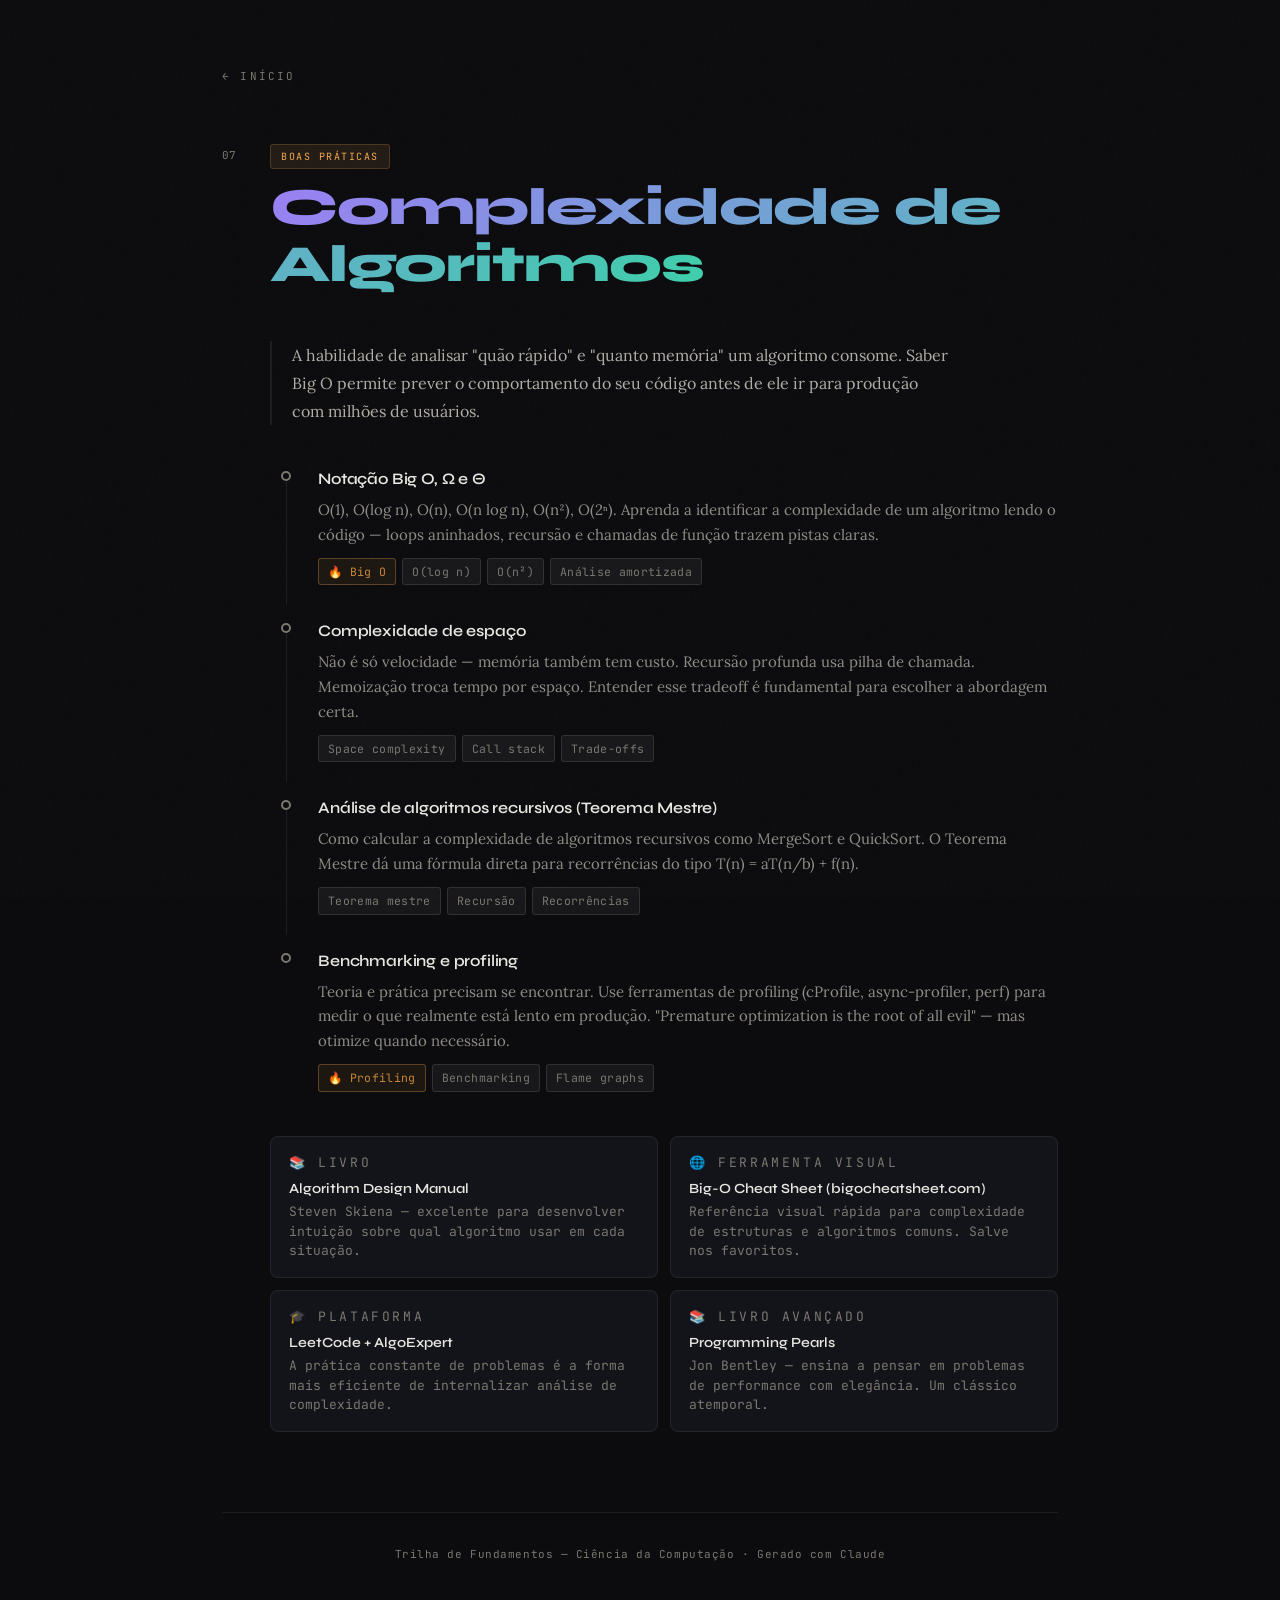
<file: nav/complexidade.html>
<!DOCTYPE html>
<html lang="pt-BR">

<head>
    <meta charset="UTF-8">
    <meta name="viewport" content="width=device-width, initial-scale=1.0">
    <title>Complexidade de Algoritmos</title>
    <link rel="stylesheet" href="../style.css">
    <link
        href="https://fonts.googleapis.com/css2?family=Syne:wght@400;600;700;800&family=JetBrains+Mono:wght@400;500&family=Lora:ital,wght@0,400;0,500;1,400&display=swap"
        rel="stylesheet">
</head>

<body>
    <div class="container">
        <a href="../index.html" class="back-btn">← Início</a>

        <!-- 07 COMPLEXIDADE -->
        <section class="section" id="complexidade">
            <div class="section-header">
                <span class="section-num">07</span>
                <div class="section-title-group">
                    <span class="layer-tag layer-boas">Boas práticas</span>
                    <h1><span>Complexidade de Algoritmos</span></h1>
                </div>
            </div>
            <p class="section-desc">A habilidade de analisar "quão rápido" e "quanto memória" um algoritmo consome. Saber Big
                O permite prever o comportamento do seu código antes de ele ir para produção com milhões de usuários.</p>

            <div class="trail">
                <div class="trail-item">
                    <div class="trail-line">
                        <div class="trail-dot"></div>
                        <div class="trail-connector"></div>
                    </div>
                    <div class="trail-content">
                        <h3>Notação Big O, Ω e Θ</h3>
                        <p>O(1), O(log n), O(n), O(n log n), O(n²), O(2ⁿ). Aprenda a identificar a complexidade de um algoritmo
                            lendo o código — loops aninhados, recursão e chamadas de função trazem pistas claras.</p>
                        <div class="tags"><span class="tag hot">🔥 Big O</span><span class="tag">O(log n)</span><span
                                class="tag">O(n²)</span><span class="tag">Análise amortizada</span></div>
                    </div>
                </div>
                <div class="trail-item">
                    <div class="trail-line">
                        <div class="trail-dot"></div>
                        <div class="trail-connector"></div>
                    </div>
                    <div class="trail-content">
                        <h3>Complexidade de espaço</h3>
                        <p>Não é só velocidade — memória também tem custo. Recursão profunda usa pilha de chamada. Memoização troca
                            tempo por espaço. Entender esse tradeoff é fundamental para escolher a abordagem certa.</p>
                        <div class="tags"><span class="tag">Space complexity</span><span class="tag">Call stack</span><span
                                class="tag">Trade-offs</span></div>
                    </div>
                </div>
                <div class="trail-item">
                    <div class="trail-line">
                        <div class="trail-dot"></div>
                        <div class="trail-connector"></div>
                    </div>
                    <div class="trail-content">
                        <h3>Análise de algoritmos recursivos (Teorema Mestre)</h3>
                        <p>Como calcular a complexidade de algoritmos recursivos como MergeSort e QuickSort. O Teorema Mestre dá uma
                            fórmula direta para recorrências do tipo T(n) = aT(n/b) + f(n).</p>
                        <div class="tags"><span class="tag">Teorema mestre</span><span class="tag">Recursão</span><span
                                class="tag">Recorrências</span></div>
                    </div>
                </div>
                <div class="trail-item">
                    <div class="trail-line">
                        <div class="trail-dot"></div>
                        <div class="trail-connector"></div>
                    </div>
                    <div class="trail-content">
                        <h3>Benchmarking e profiling</h3>
                        <p>Teoria e prática precisam se encontrar. Use ferramentas de profiling (cProfile, async-profiler, perf)
                            para medir o que realmente está lento em produção. "Premature optimization is the root of all evil" — mas
                            otimize quando necessário.</p>
                        <div class="tags"><span class="tag hot">🔥 Profiling</span><span class="tag">Benchmarking</span><span
                                class="tag">Flame graphs</span></div>
                    </div>
                </div>
            </div>

            <div class="resources">
                <div class="resource-card">
                    <p class="resource-type">📚 Livro</p>
                    <h4>Algorithm Design Manual</h4>
                    <p>Steven Skiena — excelente para desenvolver intuição sobre qual algoritmo usar em cada situação.</p>
                </div>
                <div class="resource-card">
                    <p class="resource-type">🌐 Ferramenta visual</p>
                    <h4>Big-O Cheat Sheet (bigocheatsheet.com)</h4>
                    <p>Referência visual rápida para complexidade de estruturas e algoritmos comuns. Salve nos favoritos.</p>
                </div>
                <div class="resource-card">
                    <p class="resource-type">🎓 Plataforma</p>
                    <h4>LeetCode + AlgoExpert</h4>
                    <p>A prática constante de problemas é a forma mais eficiente de internalizar análise de complexidade.</p>
                </div>
                <div class="resource-card">
                    <p class="resource-type">📚 Livro avançado</p>
                    <h4>Programming Pearls</h4>
                    <p>Jon Bentley — ensina a pensar em problemas de performance com elegância. Um clássico atemporal.</p>
                </div>
            </div>
        </section>

        <footer>
            <p>Trilha de Fundamentos — Ciência da Computação · Gerado com Claude</p>
        </footer>
    </div>
</body>

</html>
</file>
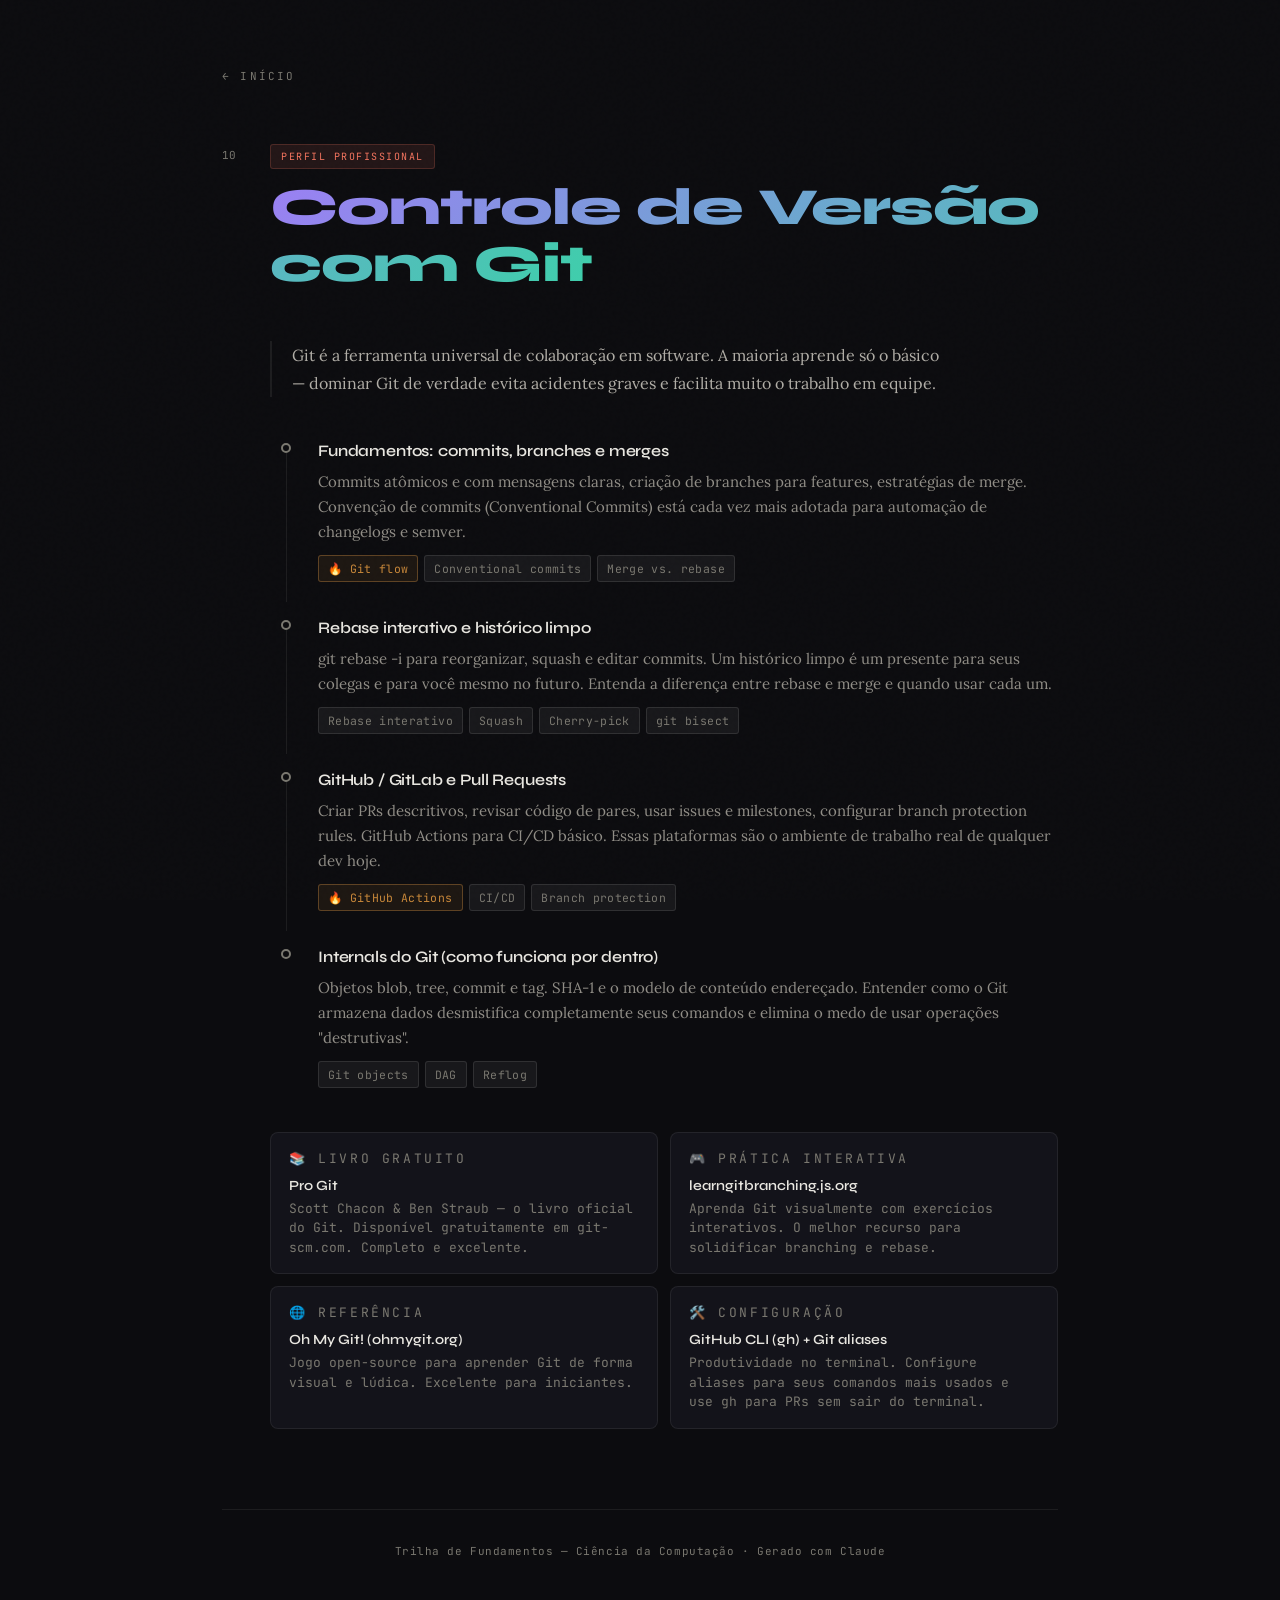
<file: nav/git.html>
<!DOCTYPE html>
<html lang="pt-BR">

<head>
    <meta charset="UTF-8">
    <meta name="viewport" content="width=device-width, initial-scale=1.0">
    <title>Controle de Versão com Git</title>
    <link rel="stylesheet" href="../style.css">
    <link
        href="https://fonts.googleapis.com/css2?family=Syne:wght@400;600;700;800&family=JetBrains+Mono:wght@400;500&family=Lora:ital,wght@0,400;0,500;1,400&display=swap"
        rel="stylesheet">
</head>

<body>
    <div class="container">
        <a href="../index.html" class="back-btn">← Início</a>

        <!-- 10 GIT -->
        <section class="section" id="git">
            <div class="section-header">
                <span class="section-num">10</span>
                <div class="section-title-group">
                    <span class="layer-tag layer-prof">Perfil profissional</span>
                    <h1><span>Controle de Versão com Git</span></h1>
                </div>
            </div>
            <p class="section-desc">Git é a ferramenta universal de colaboração em software. A maioria aprende só o básico —
                dominar Git de verdade evita acidentes graves e facilita muito o trabalho em equipe.</p>

            <div class="trail">
                <div class="trail-item">
                    <div class="trail-line">
                        <div class="trail-dot"></div>
                        <div class="trail-connector"></div>
                    </div>
                    <div class="trail-content">
                        <h3>Fundamentos: commits, branches e merges</h3>
                        <p>Commits atômicos e com mensagens claras, criação de branches para features, estratégias de merge.
                            Convenção de commits (Conventional Commits) está cada vez mais adotada para automação de changelogs e semver.</p>
                        <div class="tags"><span class="tag hot">🔥 Git flow</span><span class="tag">Conventional commits</span><span
                                class="tag">Merge vs. rebase</span></div>
                    </div>
                </div>
                <div class="trail-item">
                    <div class="trail-line">
                        <div class="trail-dot"></div>
                        <div class="trail-connector"></div>
                    </div>
                    <div class="trail-content">
                        <h3>Rebase interativo e histórico limpo</h3>
                        <p>git rebase -i para reorganizar, squash e editar commits. Um histórico limpo é um presente para seus
                            colegas e para você mesmo no futuro. Entenda a diferença entre rebase e merge e quando usar cada um.</p>
                        <div class="tags"><span class="tag">Rebase interativo</span><span class="tag">Squash</span><span
                                class="tag">Cherry-pick</span><span class="tag">git bisect</span></div>
                    </div>
                </div>
                <div class="trail-item">
                    <div class="trail-line">
                        <div class="trail-dot"></div>
                        <div class="trail-connector"></div>
                    </div>
                    <div class="trail-content">
                        <h3>GitHub / GitLab e Pull Requests</h3>
                        <p>Criar PRs descritivos, revisar código de pares, usar issues e milestones, configurar branch protection
                            rules. GitHub Actions para CI/CD básico. Essas plataformas são o ambiente de trabalho real de qualquer dev hoje.</p>
                        <div class="tags"><span class="tag hot">🔥 GitHub Actions</span><span class="tag">CI/CD</span><span
                                class="tag">Branch protection</span></div>
                    </div>
                </div>
                <div class="trail-item">
                    <div class="trail-line">
                        <div class="trail-dot"></div>
                        <div class="trail-connector"></div>
                    </div>
                    <div class="trail-content">
                        <h3>Internals do Git (como funciona por dentro)</h3>
                        <p>Objetos blob, tree, commit e tag. SHA-1 e o modelo de conteúdo endereçado. Entender como o Git armazena
                            dados desmistifica completamente seus comandos e elimina o medo de usar operações "destrutivas".</p>
                        <div class="tags"><span class="tag">Git objects</span><span class="tag">DAG</span><span
                                class="tag">Reflog</span></div>
                    </div>
                </div>
            </div>

            <div class="resources">
                <div class="resource-card">
                    <p class="resource-type">📚 Livro gratuito</p>
                    <h4>Pro Git</h4>
                    <p>Scott Chacon & Ben Straub — o livro oficial do Git. Disponível gratuitamente em git-scm.com. Completo e excelente.</p>
                </div>
                <div class="resource-card">
                    <p class="resource-type">🎮 Prática interativa</p>
                    <h4>learngitbranching.js.org</h4>
                    <p>Aprenda Git visualmente com exercícios interativos. O melhor recurso para solidificar branching e rebase.</p>
                </div>
                <div class="resource-card">
                    <p class="resource-type">🌐 Referência</p>
                    <h4>Oh My Git! (ohmygit.org)</h4>
                    <p>Jogo open-source para aprender Git de forma visual e lúdica. Excelente para iniciantes.</p>
                </div>
                <div class="resource-card">
                    <p class="resource-type">🛠️ Configuração</p>
                    <h4>GitHub CLI (gh) + Git aliases</h4>
                    <p>Produtividade no terminal. Configure aliases para seus comandos mais usados e use gh para PRs sem sair do terminal.</p>
                </div>
            </div>
        </section>

        <footer>
            <p>Trilha de Fundamentos — Ciência da Computação · Gerado com Claude</p>
        </footer>
    </div>
</body>

</html>
</file>
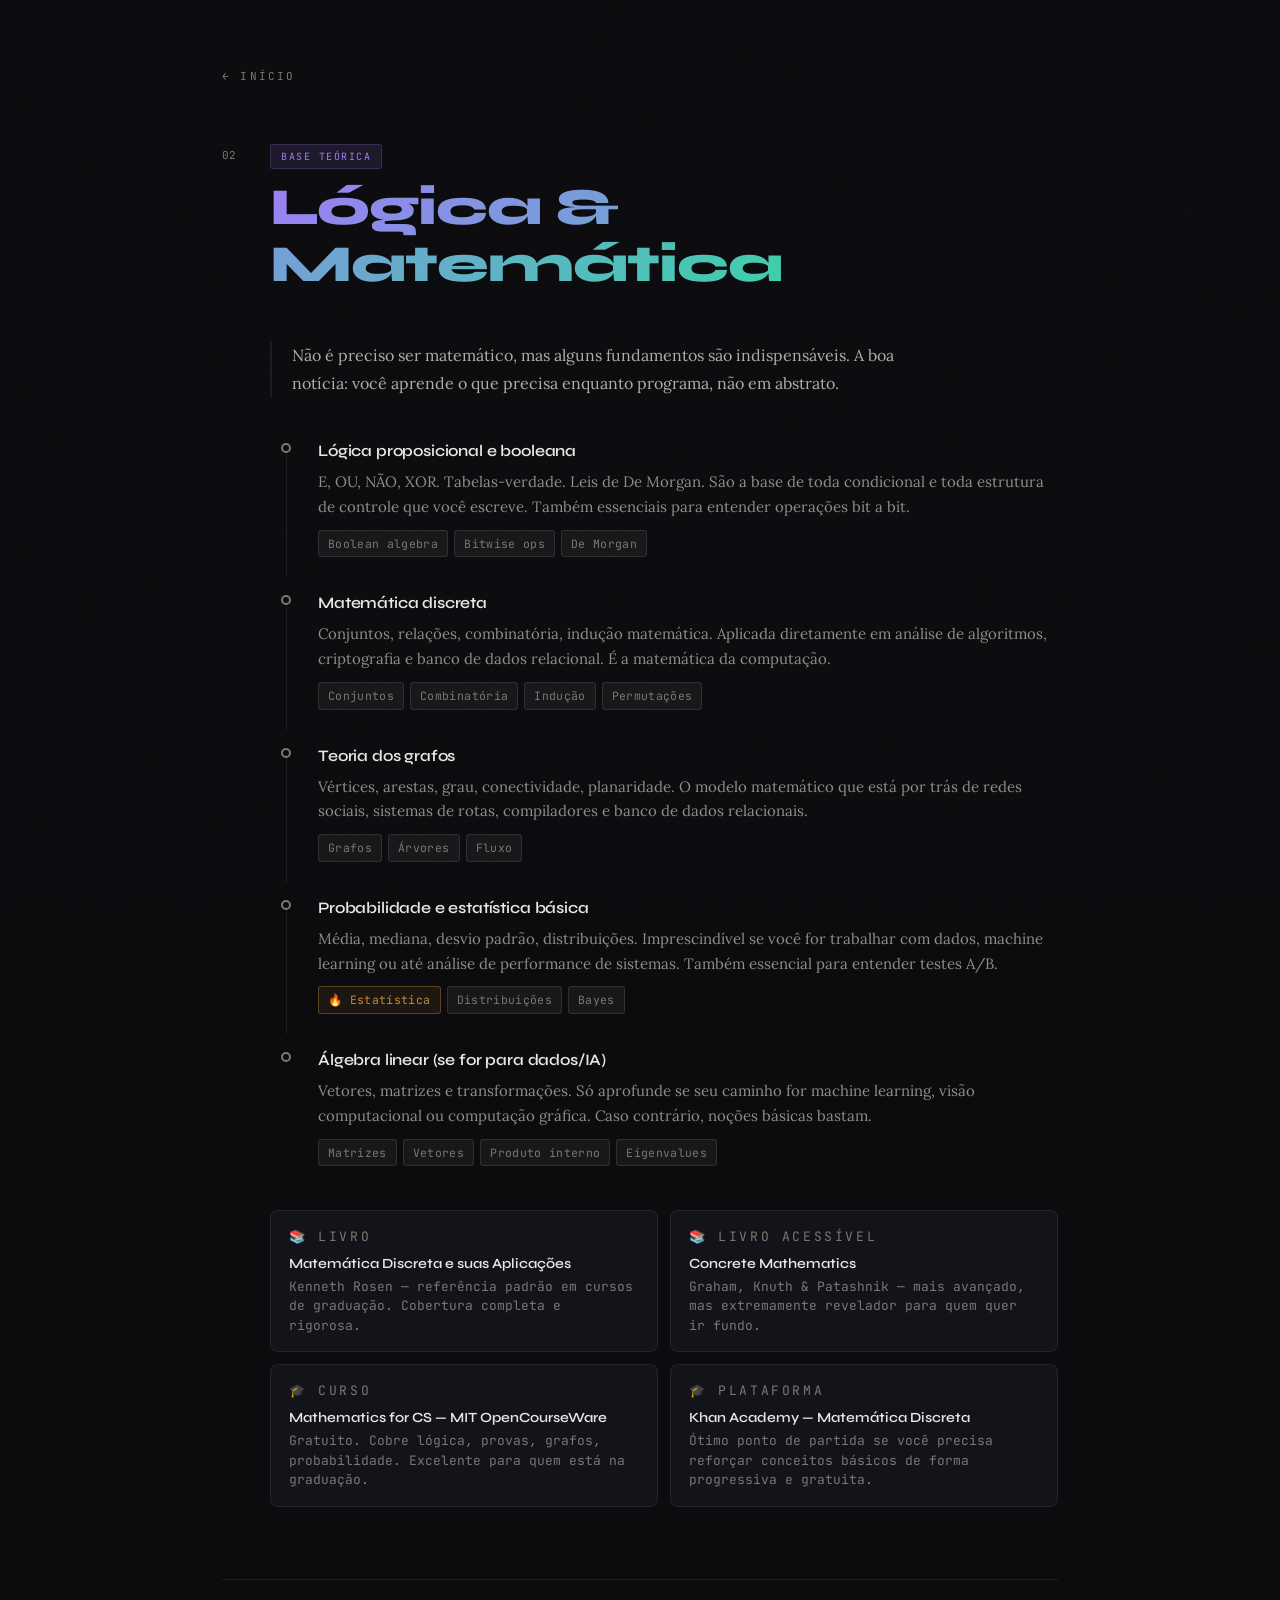
<file: nav/logica.html>
<!DOCTYPE html>
<html lang="en">
<head>
    <meta charset="UTF-8">
    <meta name="viewport" content="width=device-width, initial-scale=1.0">
    <title>Lógica e Matemática</title>
    <link rel="stylesheet" href="../style.css">
    <link
        href="https://fonts.googleapis.com/css2?family=Syne:wght@400;600;700;800&family=JetBrains+Mono:wght@400;500&family=Lora:ital,wght@0,400;0,500;1,400&display=swap"
        rel="stylesheet">
</head>
<body>
    <div class="container">
        <a href="../index.html" class="back-btn">← Início</a>

    <!-- 02 LÓGICA & MATEMÁTICA -->
    <section class="section" id="logica">
      <div class="section-header">
        <span class="section-num">02</span>
        <div class="section-title-group">
          <span class="layer-tag layer-base">Base teórica</span>
          <h1><span>Lógica & Matemática</span></h1>
        </div>
      </div>
      <p class="section-desc">Não é preciso ser matemático, mas alguns fundamentos são indispensáveis. A boa notícia:
        você aprende o que precisa enquanto programa, não em abstrato.</p>

      <div class="trail">
        <div class="trail-item">
          <div class="trail-line">
            <div class="trail-dot"></div>
            <div class="trail-connector"></div>
          </div>
          <div class="trail-content">
            <h3>Lógica proposicional e booleana</h3>
            <p>E, OU, NÃO, XOR. Tabelas-verdade. Leis de De Morgan. São a base de toda condicional e toda estrutura de
              controle que você escreve. Também essenciais para entender operações bit a bit.</p>
            <div class="tags"><span class="tag">Boolean algebra</span><span class="tag">Bitwise ops</span><span
                class="tag">De Morgan</span></div>
          </div>
        </div>
        <div class="trail-item">
          <div class="trail-line">
            <div class="trail-dot"></div>
            <div class="trail-connector"></div>
          </div>
          <div class="trail-content">
            <h3>Matemática discreta</h3>
            <p>Conjuntos, relações, combinatória, indução matemática. Aplicada diretamente em análise de algoritmos,
              criptografia e banco de dados relacional. É a matemática da computação.</p>
            <div class="tags"><span class="tag">Conjuntos</span><span class="tag">Combinatória</span><span
                class="tag">Indução</span><span class="tag">Permutações</span></div>
          </div>
        </div>
        <div class="trail-item">
          <div class="trail-line">
            <div class="trail-dot"></div>
            <div class="trail-connector"></div>
          </div>
          <div class="trail-content">
            <h3>Teoria dos grafos</h3>
            <p>Vértices, arestas, grau, conectividade, planaridade. O modelo matemático que está por trás de redes
              sociais, sistemas de rotas, compiladores e banco de dados relacionais.</p>
            <div class="tags"><span class="tag">Grafos</span><span class="tag">Árvores</span><span
                class="tag">Fluxo</span></div>
          </div>
        </div>
        <div class="trail-item">
          <div class="trail-line">
            <div class="trail-dot"></div>
            <div class="trail-connector"></div>
          </div>
          <div class="trail-content">
            <h3>Probabilidade e estatística básica</h3>
            <p>Média, mediana, desvio padrão, distribuições. Imprescindível se você for trabalhar com dados, machine
              learning ou até análise de performance de sistemas. Também essencial para entender testes A/B.</p>
            <div class="tags"><span class="tag hot">🔥 Estatística</span><span class="tag">Distribuições</span><span
                class="tag">Bayes</span></div>
          </div>
        </div>
        <div class="trail-item">
          <div class="trail-line">
            <div class="trail-dot"></div>
            <div class="trail-connector"></div>
          </div>
          <div class="trail-content">
            <h3>Álgebra linear (se for para dados/IA)</h3>
            <p>Vetores, matrizes e transformações. Só aprofunde se seu caminho for machine learning, visão computacional
              ou computação gráfica. Caso contrário, noções básicas bastam.</p>
            <div class="tags"><span class="tag">Matrizes</span><span class="tag">Vetores</span><span class="tag">Produto
                interno</span><span class="tag">Eigenvalues</span></div>
          </div>
        </div>
      </div>

      <div class="resources">
        <div class="resource-card">
          <p class="resource-type">📚 Livro</p>
          <h4>Matemática Discreta e suas Aplicações</h4>
          <p>Kenneth Rosen — referência padrão em cursos de graduação. Cobertura completa e rigorosa.</p>
        </div>
        <div class="resource-card">
          <p class="resource-type">📚 Livro acessível</p>
          <h4>Concrete Mathematics</h4>
          <p>Graham, Knuth & Patashnik — mais avançado, mas extremamente revelador para quem quer ir fundo.</p>
        </div>
        <div class="resource-card">
          <p class="resource-type">🎓 Curso</p>
          <h4>Mathematics for CS — MIT OpenCourseWare</h4>
          <p>Gratuito. Cobre lógica, provas, grafos, probabilidade. Excelente para quem está na graduação.</p>
        </div>
        <div class="resource-card">
          <p class="resource-type">🎓 Plataforma</p>
          <h4>Khan Academy — Matemática Discreta</h4>
          <p>Ótimo ponto de partida se você precisa reforçar conceitos básicos de forma progressiva e gratuita.</p>
        </div>
      </div>
    </section>

    <hr class="divider">
</div>
</body>
</html>
</file>
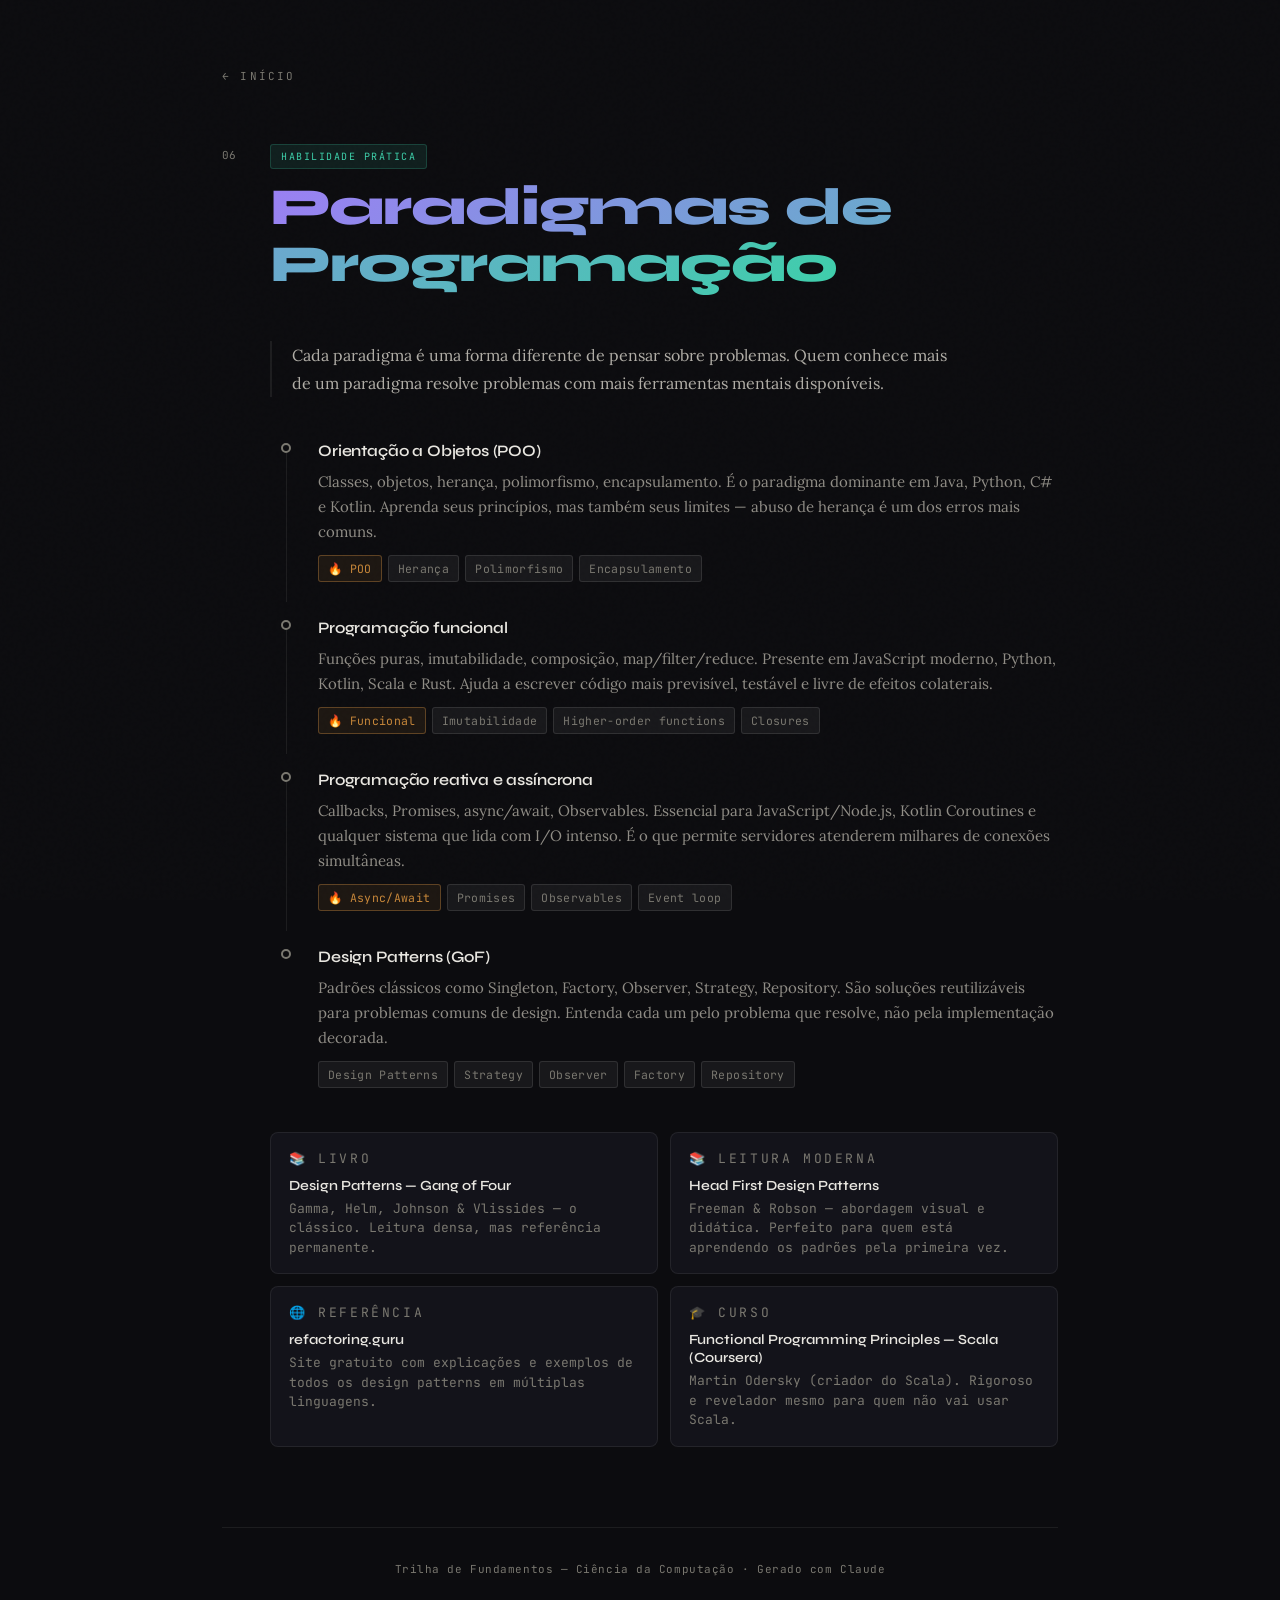
<file: nav/paradigmas.html>
<!DOCTYPE html>
<html lang="pt-BR">

<head>
    <meta charset="UTF-8">
    <meta name="viewport" content="width=device-width, initial-scale=1.0">
    <title>Paradigmas de Programação</title>
    <link rel="stylesheet" href="../style.css">
    <link
        href="https://fonts.googleapis.com/css2?family=Syne:wght@400;600;700;800&family=JetBrains+Mono:wght@400;500&family=Lora:ital,wght@0,400;0,500;1,400&display=swap"
        rel="stylesheet">
</head>

<body>
    <div class="container">
        <a href="../index.html" class="back-btn">← Início</a>

        <!-- 06 PARADIGMAS -->
        <section class="section" id="paradigmas">
            <div class="section-header">
                <span class="section-num">06</span>
                <div class="section-title-group">
                    <span class="layer-tag layer-pratica">Habilidade prática</span>
                    <h1><span>Paradigmas de Programação</span></h1>
                </div>
            </div>
            <p class="section-desc">Cada paradigma é uma forma diferente de pensar sobre problemas. Quem conhece mais de um
                paradigma resolve problemas com mais ferramentas mentais disponíveis.</p>

            <div class="trail">
                <div class="trail-item">
                    <div class="trail-line">
                        <div class="trail-dot"></div>
                        <div class="trail-connector"></div>
                    </div>
                    <div class="trail-content">
                        <h3>Orientação a Objetos (POO)</h3>
                        <p>Classes, objetos, herança, polimorfismo, encapsulamento. É o paradigma dominante em Java, Python, C# e
                            Kotlin. Aprenda seus princípios, mas também seus limites — abuso de herança é um dos erros mais comuns.</p>
                        <div class="tags"><span class="tag hot">🔥 POO</span><span class="tag">Herança</span><span
                                class="tag">Polimorfismo</span><span class="tag">Encapsulamento</span></div>
                    </div>
                </div>
                <div class="trail-item">
                    <div class="trail-line">
                        <div class="trail-dot"></div>
                        <div class="trail-connector"></div>
                    </div>
                    <div class="trail-content">
                        <h3>Programação funcional</h3>
                        <p>Funções puras, imutabilidade, composição, map/filter/reduce. Presente em JavaScript moderno, Python,
                            Kotlin, Scala e Rust. Ajuda a escrever código mais previsível, testável e livre de efeitos colaterais.</p>
                        <div class="tags"><span class="tag hot">🔥 Funcional</span><span class="tag">Imutabilidade</span><span
                                class="tag">Higher-order functions</span><span class="tag">Closures</span></div>
                    </div>
                </div>
                <div class="trail-item">
                    <div class="trail-line">
                        <div class="trail-dot"></div>
                        <div class="trail-connector"></div>
                    </div>
                    <div class="trail-content">
                        <h3>Programação reativa e assíncrona</h3>
                        <p>Callbacks, Promises, async/await, Observables. Essencial para JavaScript/Node.js, Kotlin Coroutines e
                            qualquer sistema que lida com I/O intenso. É o que permite servidores atenderem milhares de conexões
                            simultâneas.</p>
                        <div class="tags"><span class="tag hot">🔥 Async/Await</span><span class="tag">Promises</span><span
                                class="tag">Observables</span><span class="tag">Event loop</span></div>
                    </div>
                </div>
                <div class="trail-item">
                    <div class="trail-line">
                        <div class="trail-dot"></div>
                        <div class="trail-connector"></div>
                    </div>
                    <div class="trail-content">
                        <h3>Design Patterns (GoF)</h3>
                        <p>Padrões clássicos como Singleton, Factory, Observer, Strategy, Repository. São soluções reutilizáveis
                            para problemas comuns de design. Entenda cada um pelo problema que resolve, não pela implementação decorada.</p>
                        <div class="tags"><span class="tag">Design Patterns</span><span class="tag">Strategy</span><span
                                class="tag">Observer</span><span class="tag">Factory</span><span class="tag">Repository</span></div>
                    </div>
                </div>
            </div>

            <div class="resources">
                <div class="resource-card">
                    <p class="resource-type">📚 Livro</p>
                    <h4>Design Patterns — Gang of Four</h4>
                    <p>Gamma, Helm, Johnson & Vlissides — o clássico. Leitura densa, mas referência permanente.</p>
                </div>
                <div class="resource-card">
                    <p class="resource-type">📚 Leitura moderna</p>
                    <h4>Head First Design Patterns</h4>
                    <p>Freeman & Robson — abordagem visual e didática. Perfeito para quem está aprendendo os padrões pela primeira vez.</p>
                </div>
                <div class="resource-card">
                    <p class="resource-type">🌐 Referência</p>
                    <h4>refactoring.guru</h4>
                    <p>Site gratuito com explicações e exemplos de todos os design patterns em múltiplas linguagens.</p>
                </div>
                <div class="resource-card">
                    <p class="resource-type">🎓 Curso</p>
                    <h4>Functional Programming Principles — Scala (Coursera)</h4>
                    <p>Martin Odersky (criador do Scala). Rigoroso e revelador mesmo para quem não vai usar Scala.</p>
                </div>
            </div>
        </section>

        <footer>
            <p>Trilha de Fundamentos — Ciência da Computação · Gerado com Claude</p>
        </footer>
    </div>
</body>

</html>
</file>
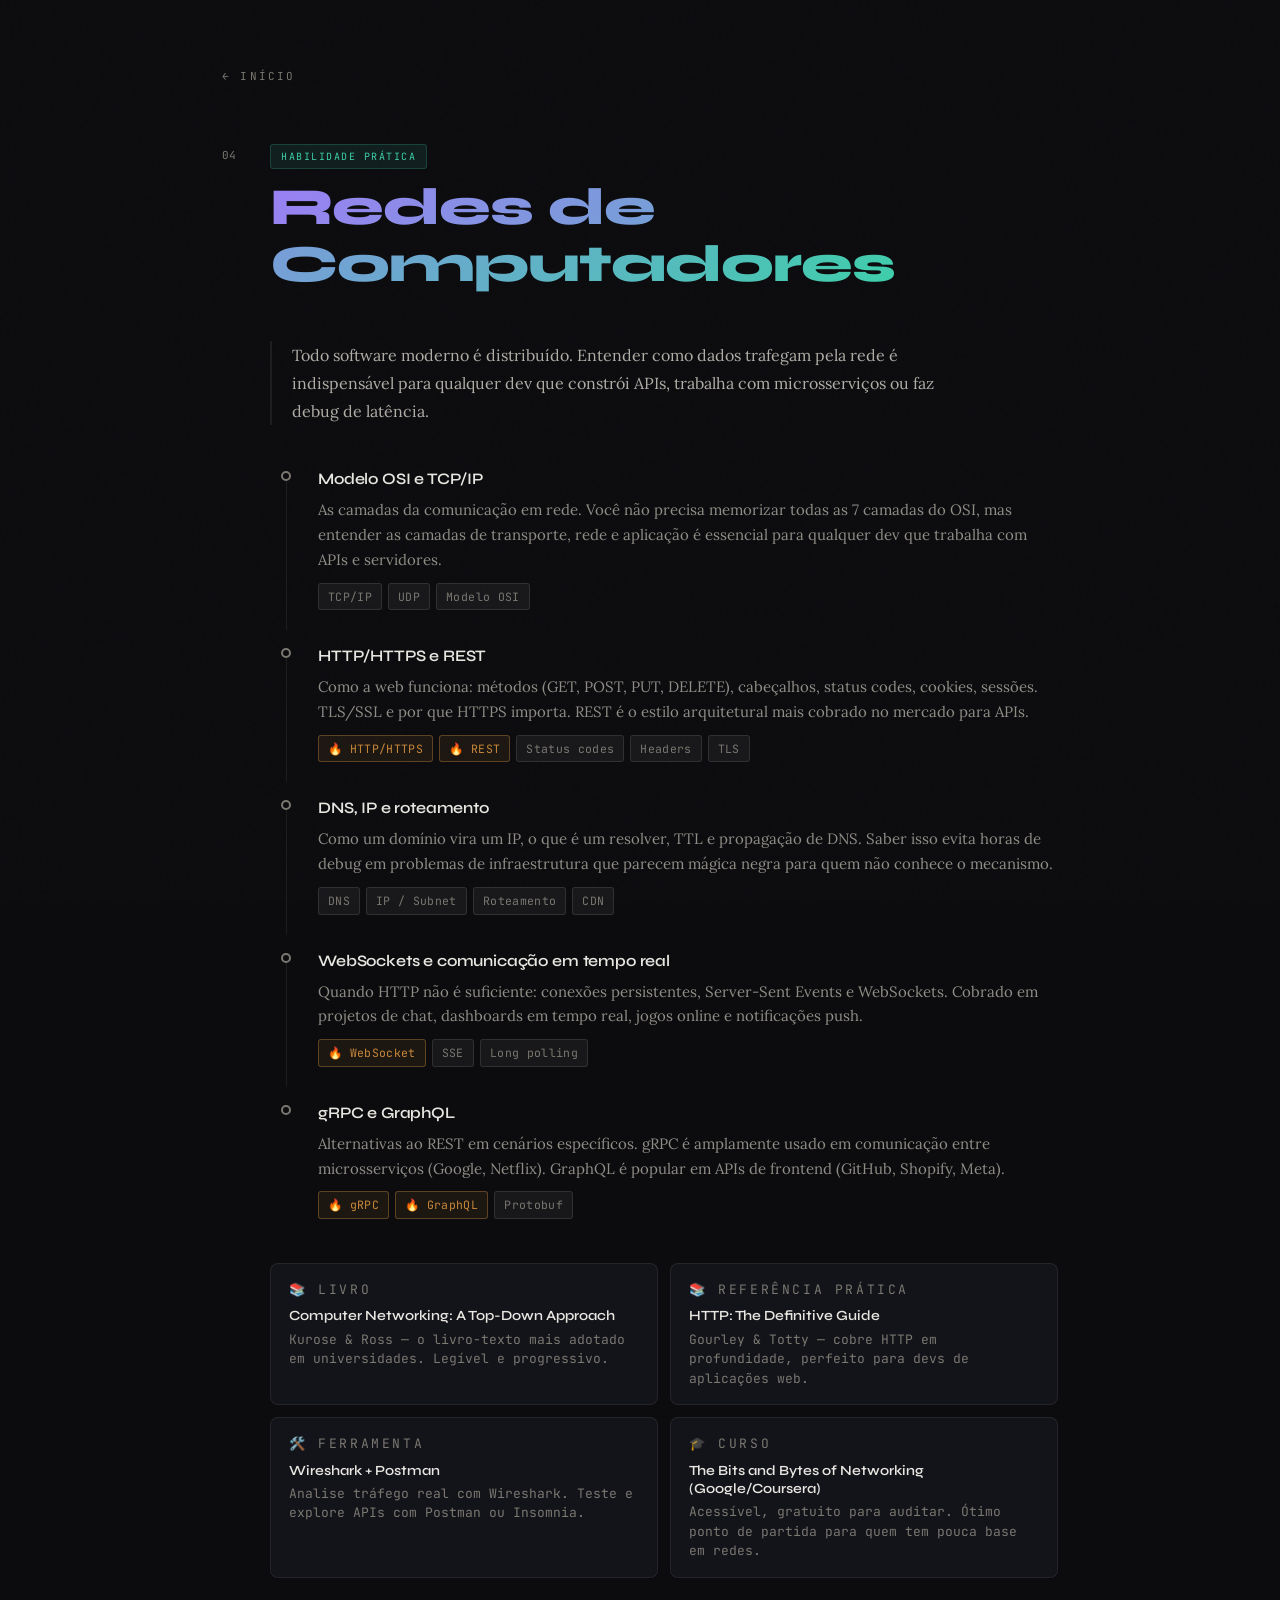
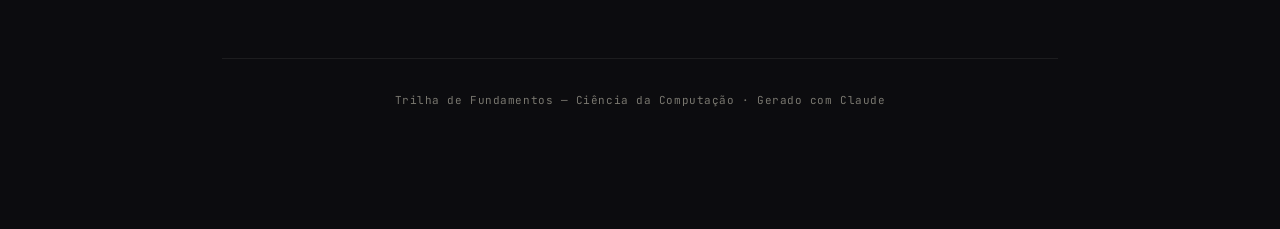
<file: nav/redes.html>
<!DOCTYPE html>
<html lang="pt-BR">

<head>
    <meta charset="UTF-8">
    <meta name="viewport" content="width=device-width, initial-scale=1.0">
    <title>Redes de Computadores</title>
    <link rel="stylesheet" href="../style.css">
    <link
        href="https://fonts.googleapis.com/css2?family=Syne:wght@400;600;700;800&family=JetBrains+Mono:wght@400;500&family=Lora:ital,wght@0,400;0,500;1,400&display=swap"
        rel="stylesheet">
</head>

<body>
    <div class="container">
        <a href="../index.html" class="back-btn">← Início</a>

        <!-- 04 REDES -->
        <section class="section" id="redes">
            <div class="section-header">
                <span class="section-num">04</span>
                <div class="section-title-group">
                    <span class="layer-tag layer-pratica">Habilidade prática</span>
                    <h1><span>Redes de Computadores</span></h1>
                </div>
            </div>
            <p class="section-desc">Todo software moderno é distribuído. Entender como dados trafegam pela rede é
                indispensável para qualquer dev que constrói APIs, trabalha com microsserviços ou faz debug de latência.</p>

            <div class="trail">
                <div class="trail-item">
                    <div class="trail-line">
                        <div class="trail-dot"></div>
                        <div class="trail-connector"></div>
                    </div>
                    <div class="trail-content">
                        <h3>Modelo OSI e TCP/IP</h3>
                        <p>As camadas da comunicação em rede. Você não precisa memorizar todas as 7 camadas do OSI, mas entender as
                            camadas de transporte, rede e aplicação é essencial para qualquer dev que trabalha com APIs e servidores.</p>
                        <div class="tags"><span class="tag">TCP/IP</span><span class="tag">UDP</span><span class="tag">Modelo OSI</span></div>
                    </div>
                </div>
                <div class="trail-item">
                    <div class="trail-line">
                        <div class="trail-dot"></div>
                        <div class="trail-connector"></div>
                    </div>
                    <div class="trail-content">
                        <h3>HTTP/HTTPS e REST</h3>
                        <p>Como a web funciona: métodos (GET, POST, PUT, DELETE), cabeçalhos, status codes, cookies, sessões.
                            TLS/SSL e por que HTTPS importa. REST é o estilo arquitetural mais cobrado no mercado para APIs.</p>
                        <div class="tags"><span class="tag hot">🔥 HTTP/HTTPS</span><span class="tag hot">🔥 REST</span><span
                                class="tag">Status codes</span><span class="tag">Headers</span><span class="tag">TLS</span></div>
                    </div>
                </div>
                <div class="trail-item">
                    <div class="trail-line">
                        <div class="trail-dot"></div>
                        <div class="trail-connector"></div>
                    </div>
                    <div class="trail-content">
                        <h3>DNS, IP e roteamento</h3>
                        <p>Como um domínio vira um IP, o que é um resolver, TTL e propagação de DNS. Saber isso evita horas de debug
                            em problemas de infraestrutura que parecem mágica negra para quem não conhece o mecanismo.</p>
                        <div class="tags"><span class="tag">DNS</span><span class="tag">IP / Subnet</span><span
                                class="tag">Roteamento</span><span class="tag">CDN</span></div>
                    </div>
                </div>
                <div class="trail-item">
                    <div class="trail-line">
                        <div class="trail-dot"></div>
                        <div class="trail-connector"></div>
                    </div>
                    <div class="trail-content">
                        <h3>WebSockets e comunicação em tempo real</h3>
                        <p>Quando HTTP não é suficiente: conexões persistentes, Server-Sent Events e WebSockets. Cobrado em projetos
                            de chat, dashboards em tempo real, jogos online e notificações push.</p>
                        <div class="tags"><span class="tag hot">🔥 WebSocket</span><span class="tag">SSE</span><span
                                class="tag">Long polling</span></div>
                    </div>
                </div>
                <div class="trail-item">
                    <div class="trail-line">
                        <div class="trail-dot"></div>
                        <div class="trail-connector"></div>
                    </div>
                    <div class="trail-content">
                        <h3>gRPC e GraphQL</h3>
                        <p>Alternativas ao REST em cenários específicos. gRPC é amplamente usado em comunicação entre microsserviços
                            (Google, Netflix). GraphQL é popular em APIs de frontend (GitHub, Shopify, Meta).</p>
                        <div class="tags"><span class="tag hot">🔥 gRPC</span><span class="tag hot">🔥 GraphQL</span><span
                                class="tag">Protobuf</span></div>
                    </div>
                </div>
            </div>

            <div class="resources">
                <div class="resource-card">
                    <p class="resource-type">📚 Livro</p>
                    <h4>Computer Networking: A Top-Down Approach</h4>
                    <p>Kurose & Ross — o livro-texto mais adotado em universidades. Legível e progressivo.</p>
                </div>
                <div class="resource-card">
                    <p class="resource-type">📚 Referência prática</p>
                    <h4>HTTP: The Definitive Guide</h4>
                    <p>Gourley & Totty — cobre HTTP em profundidade, perfeito para devs de aplicações web.</p>
                </div>
                <div class="resource-card">
                    <p class="resource-type">🛠️ Ferramenta</p>
                    <h4>Wireshark + Postman</h4>
                    <p>Analise tráfego real com Wireshark. Teste e explore APIs com Postman ou Insomnia.</p>
                </div>
                <div class="resource-card">
                    <p class="resource-type">🎓 Curso</p>
                    <h4>The Bits and Bytes of Networking (Google/Coursera)</h4>
                    <p>Acessível, gratuito para auditar. Ótimo ponto de partida para quem tem pouca base em redes.</p>
                </div>
            </div>
        </section>

        <footer>
            <p>Trilha de Fundamentos — Ciência da Computação · Gerado com Claude</p>
        </footer>
    </div>
</body>

</html>
</file>
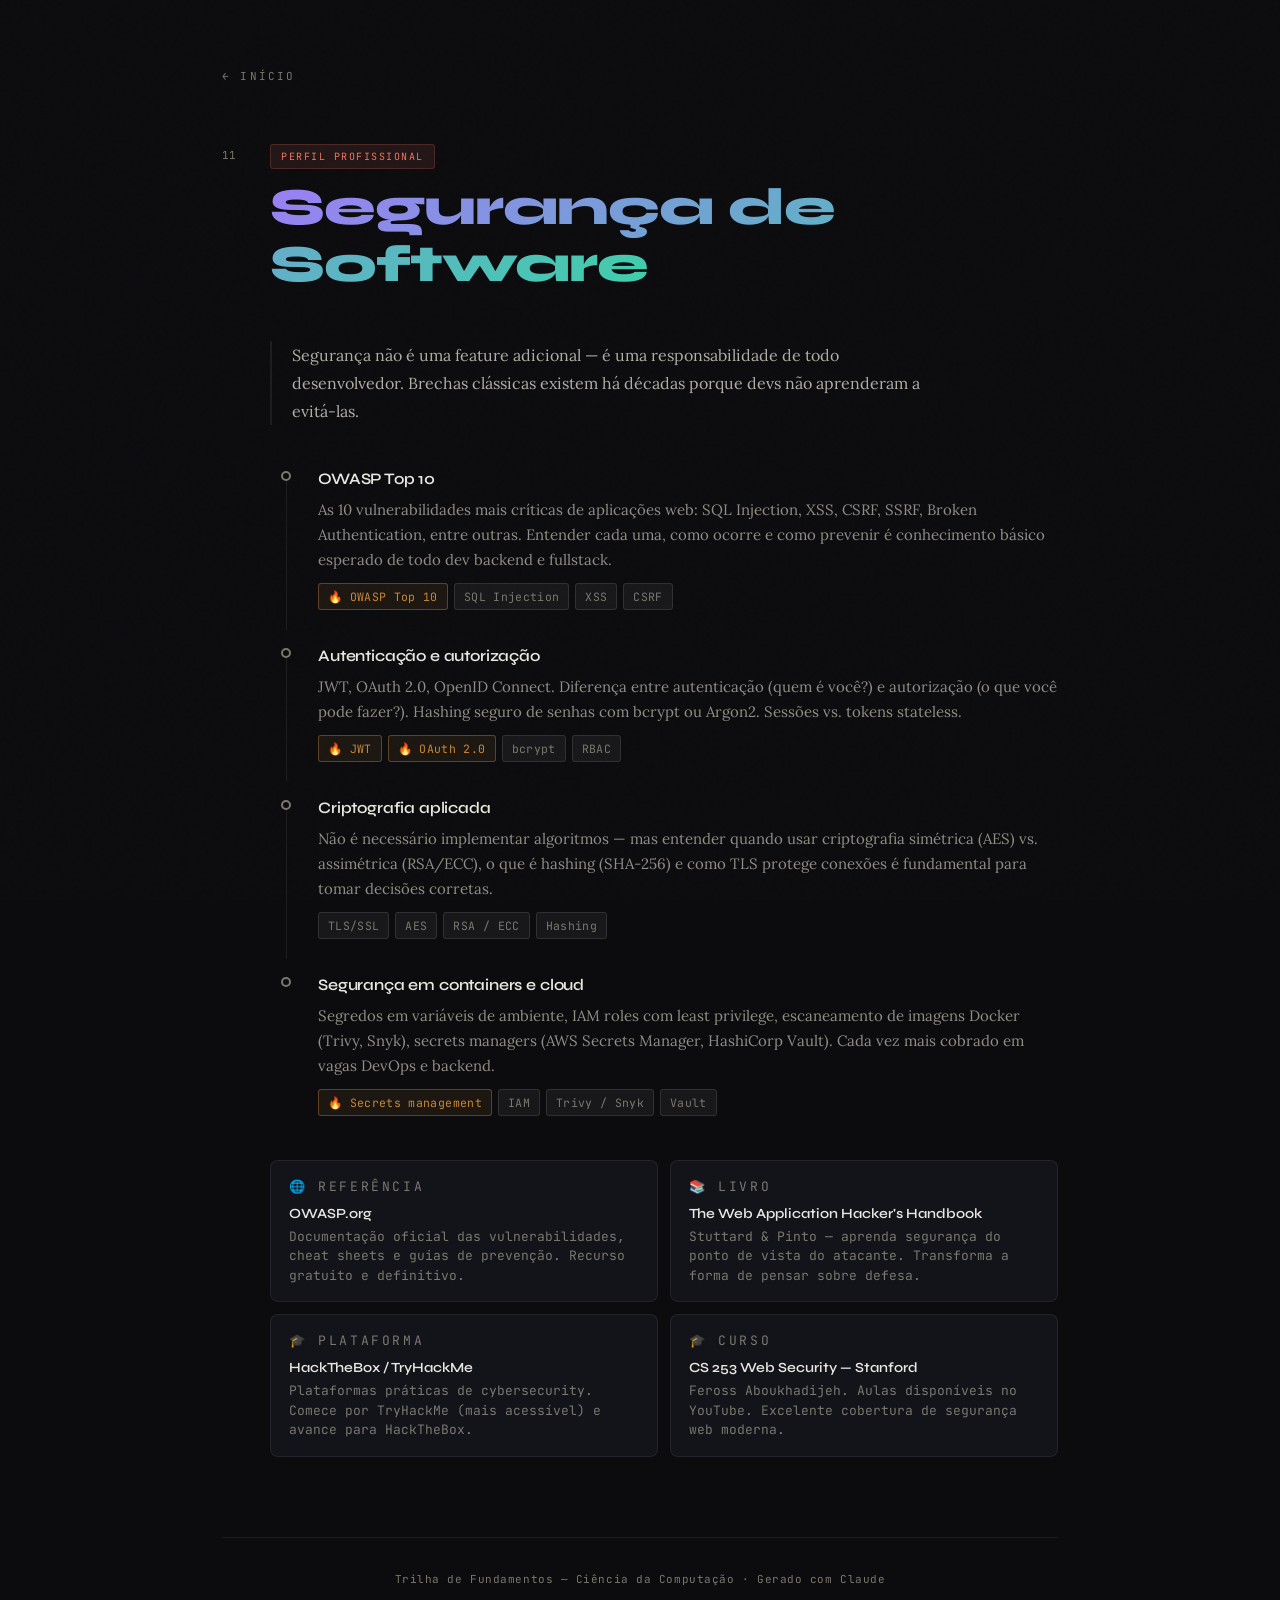
<file: nav/seguranca.html>
<!DOCTYPE html>
<html lang="pt-BR">

<head>
    <meta charset="UTF-8">
    <meta name="viewport" content="width=device-width, initial-scale=1.0">
    <title>Segurança de Software</title>
    <link rel="stylesheet" href="../style.css">
    <link
        href="https://fonts.googleapis.com/css2?family=Syne:wght@400;600;700;800&family=JetBrains+Mono:wght@400;500&family=Lora:ital,wght@0,400;0,500;1,400&display=swap"
        rel="stylesheet">
</head>

<body>
    <div class="container">
        <a href="../index.html" class="back-btn">← Início</a>

        <!-- 11 SEGURANÇA -->
        <section class="section" id="seguranca">
            <div class="section-header">
                <span class="section-num">11</span>
                <div class="section-title-group">
                    <span class="layer-tag layer-prof">Perfil profissional</span>
                    <h1><span>Segurança de Software</span></h1>
                </div>
            </div>
            <p class="section-desc">Segurança não é uma feature adicional — é uma responsabilidade de todo desenvolvedor.
                Brechas clássicas existem há décadas porque devs não aprenderam a evitá-las.</p>

            <div class="trail">
                <div class="trail-item">
                    <div class="trail-line">
                        <div class="trail-dot"></div>
                        <div class="trail-connector"></div>
                    </div>
                    <div class="trail-content">
                        <h3>OWASP Top 10</h3>
                        <p>As 10 vulnerabilidades mais críticas de aplicações web: SQL Injection, XSS, CSRF, SSRF, Broken
                            Authentication, entre outras. Entender cada uma, como ocorre e como prevenir é conhecimento básico
                            esperado de todo dev backend e fullstack.</p>
                        <div class="tags"><span class="tag hot">🔥 OWASP Top 10</span><span class="tag">SQL Injection</span><span
                                class="tag">XSS</span><span class="tag">CSRF</span></div>
                    </div>
                </div>
                <div class="trail-item">
                    <div class="trail-line">
                        <div class="trail-dot"></div>
                        <div class="trail-connector"></div>
                    </div>
                    <div class="trail-content">
                        <h3>Autenticação e autorização</h3>
                        <p>JWT, OAuth 2.0, OpenID Connect. Diferença entre autenticação (quem é você?) e autorização (o que você
                            pode fazer?). Hashing seguro de senhas com bcrypt ou Argon2. Sessões vs. tokens stateless.</p>
                        <div class="tags"><span class="tag hot">🔥 JWT</span><span class="tag hot">🔥 OAuth 2.0</span><span
                                class="tag">bcrypt</span><span class="tag">RBAC</span></div>
                    </div>
                </div>
                <div class="trail-item">
                    <div class="trail-line">
                        <div class="trail-dot"></div>
                        <div class="trail-connector"></div>
                    </div>
                    <div class="trail-content">
                        <h3>Criptografia aplicada</h3>
                        <p>Não é necessário implementar algoritmos — mas entender quando usar criptografia simétrica (AES) vs.
                            assimétrica (RSA/ECC), o que é hashing (SHA-256) e como TLS protege conexões é fundamental para tomar
                            decisões corretas.</p>
                        <div class="tags"><span class="tag">TLS/SSL</span><span class="tag">AES</span><span class="tag">RSA /
                                ECC</span><span class="tag">Hashing</span></div>
                    </div>
                </div>
                <div class="trail-item">
                    <div class="trail-line">
                        <div class="trail-dot"></div>
                        <div class="trail-connector"></div>
                    </div>
                    <div class="trail-content">
                        <h3>Segurança em containers e cloud</h3>
                        <p>Segredos em variáveis de ambiente, IAM roles com least privilege, escaneamento de imagens Docker (Trivy,
                            Snyk), secrets managers (AWS Secrets Manager, HashiCorp Vault). Cada vez mais cobrado em vagas DevOps e backend.</p>
                        <div class="tags"><span class="tag hot">🔥 Secrets management</span><span class="tag">IAM</span><span
                                class="tag">Trivy / Snyk</span><span class="tag">Vault</span></div>
                    </div>
                </div>
            </div>

            <div class="resources">
                <div class="resource-card">
                    <p class="resource-type">🌐 Referência</p>
                    <h4>OWASP.org</h4>
                    <p>Documentação oficial das vulnerabilidades, cheat sheets e guias de prevenção. Recurso gratuito e definitivo.</p>
                </div>
                <div class="resource-card">
                    <p class="resource-type">📚 Livro</p>
                    <h4>The Web Application Hacker's Handbook</h4>
                    <p>Stuttard & Pinto — aprenda segurança do ponto de vista do atacante. Transforma a forma de pensar sobre defesa.</p>
                </div>
                <div class="resource-card">
                    <p class="resource-type">🎓 Plataforma</p>
                    <h4>HackTheBox / TryHackMe</h4>
                    <p>Plataformas práticas de cybersecurity. Comece por TryHackMe (mais acessível) e avance para HackTheBox.</p>
                </div>
                <div class="resource-card">
                    <p class="resource-type">🎓 Curso</p>
                    <h4>CS 253 Web Security — Stanford</h4>
                    <p>Feross Aboukhadijeh. Aulas disponíveis no YouTube. Excelente cobertura de segurança web moderna.</p>
                </div>
            </div>
        </section>

        <footer>
            <p>Trilha de Fundamentos — Ciência da Computação · Gerado com Claude</p>
        </footer>
    </div>
</body>

</html>
</file>
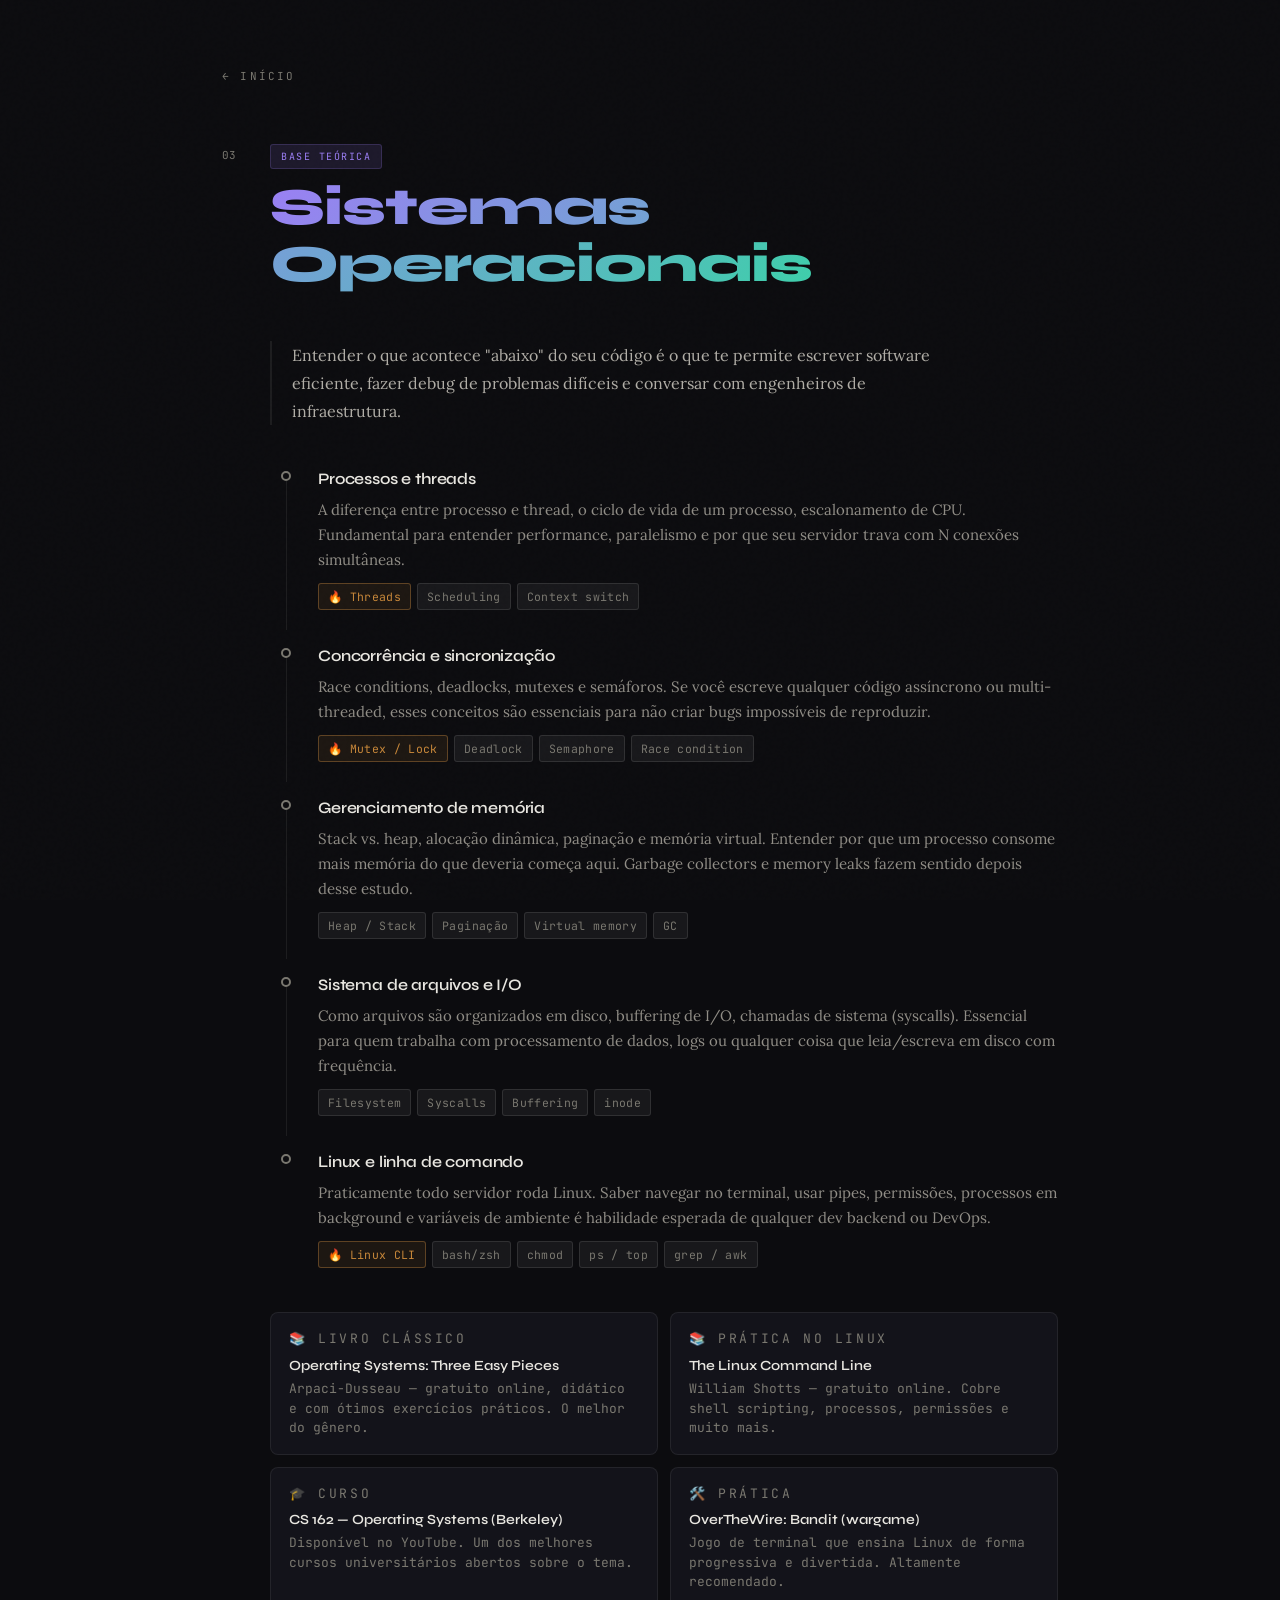
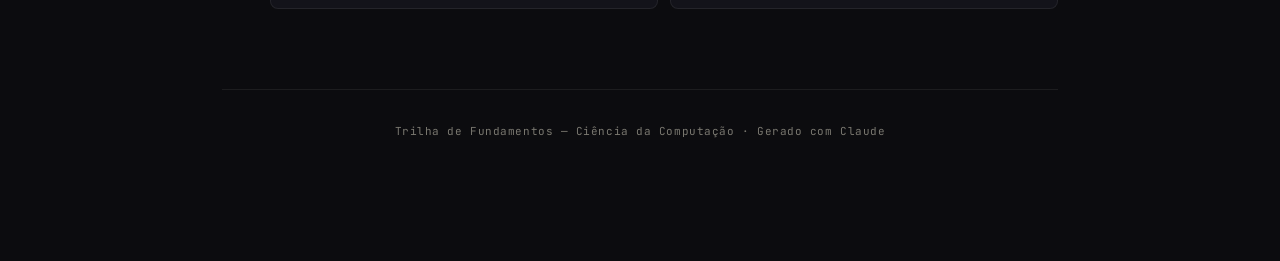
<file: nav/so.html>
<!DOCTYPE html>
<html lang="pt-BR">

<head>
    <meta charset="UTF-8">
    <meta name="viewport" content="width=device-width, initial-scale=1.0">
    <title>Sistemas Operacionais</title>
    <link rel="stylesheet" href="../style.css">
    <link
        href="https://fonts.googleapis.com/css2?family=Syne:wght@400;600;700;800&family=JetBrains+Mono:wght@400;500&family=Lora:ital,wght@0,400;0,500;1,400&display=swap"
        rel="stylesheet">
</head>

<body>
    <div class="container">
        <a href="../index.html" class="back-btn">← Início</a>

        <!-- 03 SISTEMAS OPERACIONAIS -->
        <section class="section" id="so">
            <div class="section-header">
                <span class="section-num">03</span>
                <div class="section-title-group">
                    <span class="layer-tag layer-base">Base teórica</span>
                    <h1><span>Sistemas Operacionais</span></h1>
                </div>
            </div>
            <p class="section-desc">Entender o que acontece "abaixo" do seu código é o que te permite escrever software
                eficiente, fazer debug de problemas difíceis e conversar com engenheiros de infraestrutura.</p>

            <div class="trail">
                <div class="trail-item">
                    <div class="trail-line">
                        <div class="trail-dot"></div>
                        <div class="trail-connector"></div>
                    </div>
                    <div class="trail-content">
                        <h3>Processos e threads</h3>
                        <p>A diferença entre processo e thread, o ciclo de vida de um processo, escalonamento de CPU. Fundamental
                            para entender performance, paralelismo e por que seu servidor trava com N conexões simultâneas.</p>
                        <div class="tags"><span class="tag hot">🔥 Threads</span><span class="tag">Scheduling</span><span
                                class="tag">Context switch</span></div>
                    </div>
                </div>
                <div class="trail-item">
                    <div class="trail-line">
                        <div class="trail-dot"></div>
                        <div class="trail-connector"></div>
                    </div>
                    <div class="trail-content">
                        <h3>Concorrência e sincronização</h3>
                        <p>Race conditions, deadlocks, mutexes e semáforos. Se você escreve qualquer código assíncrono ou
                            multi-threaded, esses conceitos são essenciais para não criar bugs impossíveis de reproduzir.</p>
                        <div class="tags"><span class="tag hot">🔥 Mutex / Lock</span><span class="tag">Deadlock</span><span
                                class="tag">Semaphore</span><span class="tag">Race condition</span></div>
                    </div>
                </div>
                <div class="trail-item">
                    <div class="trail-line">
                        <div class="trail-dot"></div>
                        <div class="trail-connector"></div>
                    </div>
                    <div class="trail-content">
                        <h3>Gerenciamento de memória</h3>
                        <p>Stack vs. heap, alocação dinâmica, paginação e memória virtual. Entender por que um processo consome mais
                            memória do que deveria começa aqui. Garbage collectors e memory leaks fazem sentido depois desse estudo.</p>
                        <div class="tags"><span class="tag">Heap / Stack</span><span class="tag">Paginação</span><span
                                class="tag">Virtual memory</span><span class="tag">GC</span></div>
                    </div>
                </div>
                <div class="trail-item">
                    <div class="trail-line">
                        <div class="trail-dot"></div>
                        <div class="trail-connector"></div>
                    </div>
                    <div class="trail-content">
                        <h3>Sistema de arquivos e I/O</h3>
                        <p>Como arquivos são organizados em disco, buffering de I/O, chamadas de sistema (syscalls). Essencial para
                            quem trabalha com processamento de dados, logs ou qualquer coisa que leia/escreva em disco com frequência.</p>
                        <div class="tags"><span class="tag">Filesystem</span><span class="tag">Syscalls</span><span
                                class="tag">Buffering</span><span class="tag">inode</span></div>
                    </div>
                </div>
                <div class="trail-item">
                    <div class="trail-line">
                        <div class="trail-dot"></div>
                        <div class="trail-connector"></div>
                    </div>
                    <div class="trail-content">
                        <h3>Linux e linha de comando</h3>
                        <p>Praticamente todo servidor roda Linux. Saber navegar no terminal, usar pipes, permissões, processos em
                            background e variáveis de ambiente é habilidade esperada de qualquer dev backend ou DevOps.</p>
                        <div class="tags"><span class="tag hot">🔥 Linux CLI</span><span class="tag">bash/zsh</span><span
                                class="tag">chmod</span><span class="tag">ps / top</span><span class="tag">grep / awk</span></div>
                    </div>
                </div>
            </div>

            <div class="resources">
                <div class="resource-card">
                    <p class="resource-type">📚 Livro clássico</p>
                    <h4>Operating Systems: Three Easy Pieces</h4>
                    <p>Arpaci-Dusseau — gratuito online, didático e com ótimos exercícios práticos. O melhor do gênero.</p>
                </div>
                <div class="resource-card">
                    <p class="resource-type">📚 Prática no Linux</p>
                    <h4>The Linux Command Line</h4>
                    <p>William Shotts — gratuito online. Cobre shell scripting, processos, permissões e muito mais.</p>
                </div>
                <div class="resource-card">
                    <p class="resource-type">🎓 Curso</p>
                    <h4>CS 162 — Operating Systems (Berkeley)</h4>
                    <p>Disponível no YouTube. Um dos melhores cursos universitários abertos sobre o tema.</p>
                </div>
                <div class="resource-card">
                    <p class="resource-type">🛠️ Prática</p>
                    <h4>OverTheWire: Bandit (wargame)</h4>
                    <p>Jogo de terminal que ensina Linux de forma progressiva e divertida. Altamente recomendado.</p>
                </div>
            </div>
        </section>

        <footer>
            <p>Trilha de Fundamentos — Ciência da Computação · Gerado com Claude</p>
        </footer>
    </div>
</body>

</html>
</file>
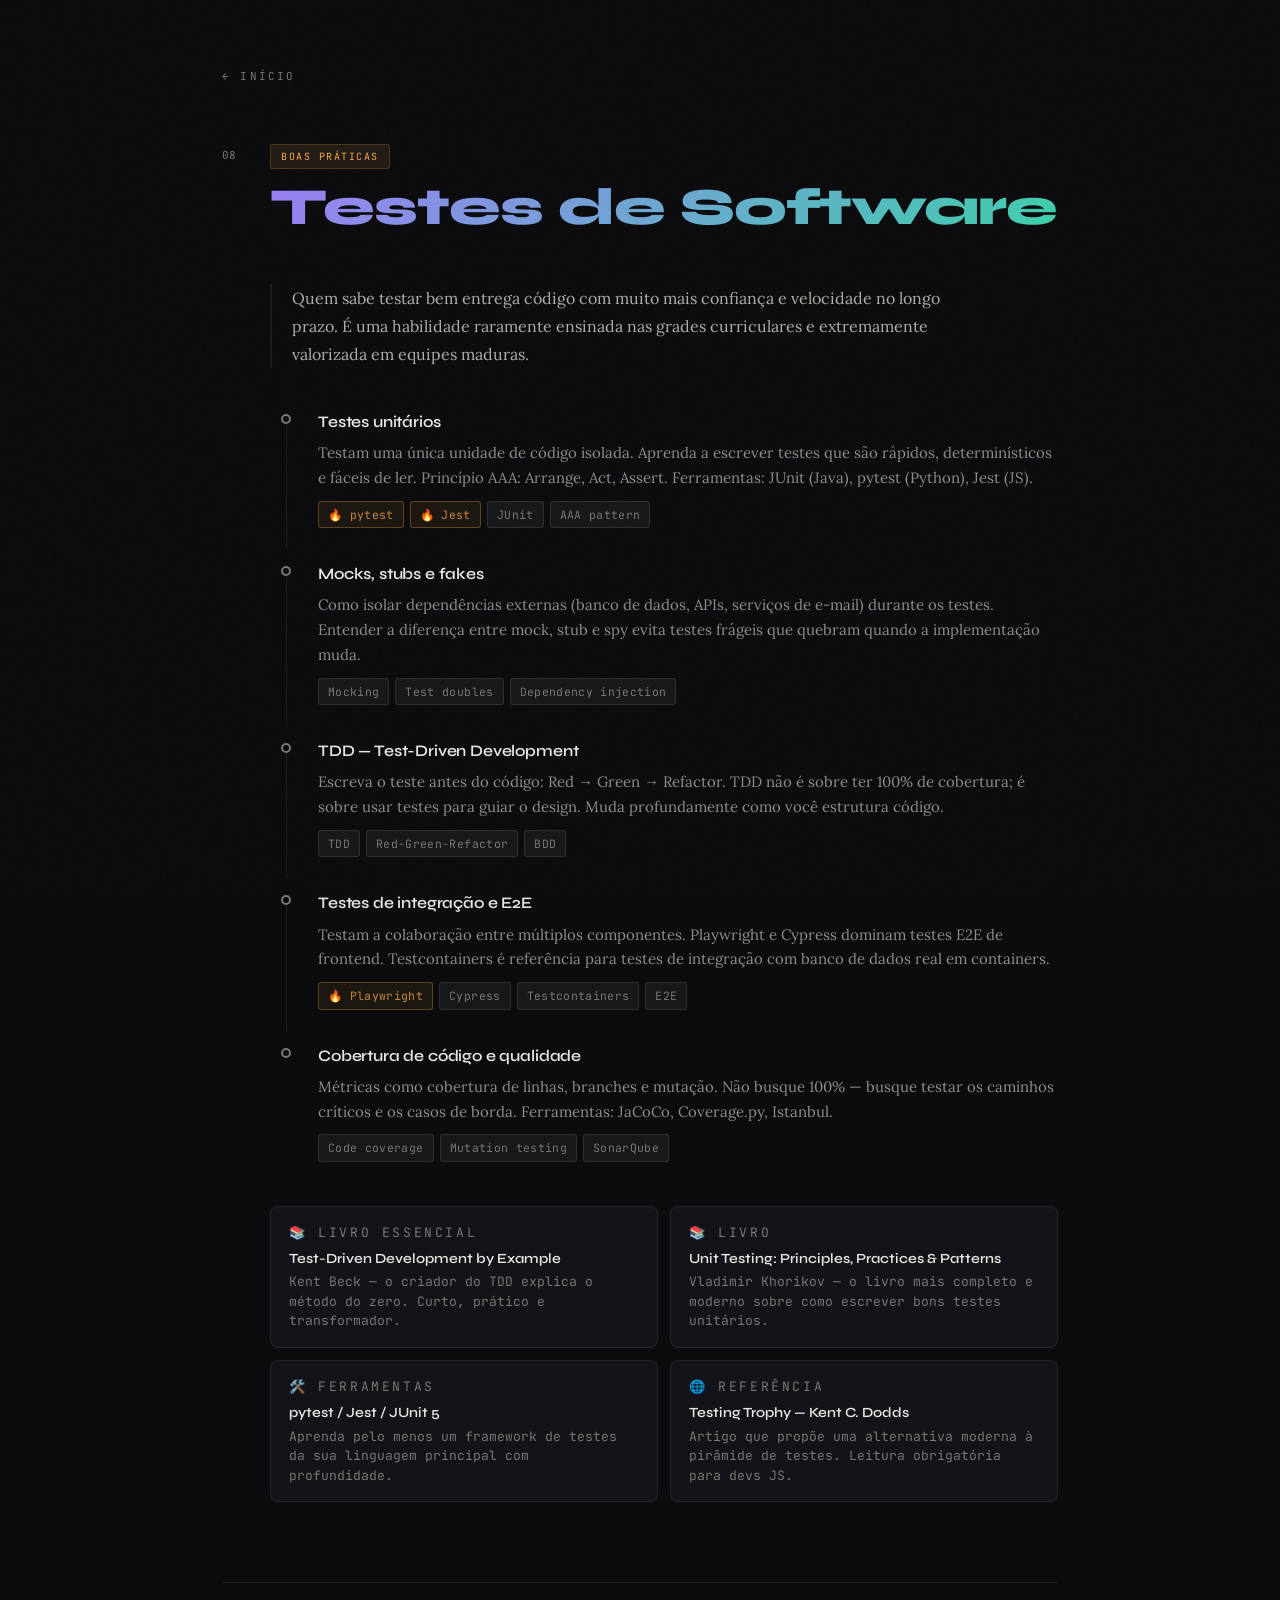
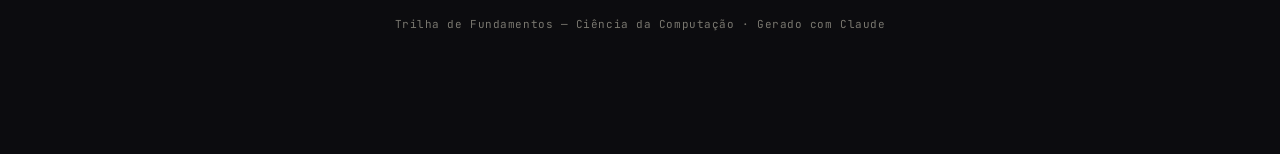
<file: nav/testes.html>
<!DOCTYPE html>
<html lang="pt-BR">

<head>
    <meta charset="UTF-8">
    <meta name="viewport" content="width=device-width, initial-scale=1.0">
    <title>Testes de Software</title>
    <link rel="stylesheet" href="../style.css">
    <link
        href="https://fonts.googleapis.com/css2?family=Syne:wght@400;600;700;800&family=JetBrains+Mono:wght@400;500&family=Lora:ital,wght@0,400;0,500;1,400&display=swap"
        rel="stylesheet">
</head>

<body>
    <div class="container">
        <a href="../index.html" class="back-btn">← Início</a>

        <!-- 08 TESTES -->
        <section class="section" id="testes">
            <div class="section-header">
                <span class="section-num">08</span>
                <div class="section-title-group">
                    <span class="layer-tag layer-boas">Boas práticas</span>
                    <h1><span>Testes de Software</span></h1>
                </div>
            </div>
            <p class="section-desc">Quem sabe testar bem entrega código com muito mais confiança e velocidade no longo
                prazo.
                É uma habilidade raramente ensinada nas grades curriculares e extremamente valorizada em equipes
                maduras.</p>

            <div class="trail">
                <div class="trail-item">
                    <div class="trail-line">
                        <div class="trail-dot"></div>
                        <div class="trail-connector"></div>
                    </div>
                    <div class="trail-content">
                        <h3>Testes unitários</h3>
                        <p>Testam uma única unidade de código isolada. Aprenda a escrever testes que são rápidos,
                            determinísticos e
                            fáceis de ler. Princípio AAA: Arrange, Act, Assert. Ferramentas: JUnit (Java), pytest
                            (Python), Jest (JS).</p>
                        <div class="tags"><span class="tag hot">🔥 pytest</span><span class="tag hot">🔥
                                Jest</span><span class="tag">JUnit</span><span class="tag">AAA pattern</span></div>
                    </div>
                </div>
                <div class="trail-item">
                    <div class="trail-line">
                        <div class="trail-dot"></div>
                        <div class="trail-connector"></div>
                    </div>
                    <div class="trail-content">
                        <h3>Mocks, stubs e fakes</h3>
                        <p>Como isolar dependências externas (banco de dados, APIs, serviços de e-mail) durante os
                            testes. Entender
                            a diferença entre mock, stub e spy evita testes frágeis que quebram quando a implementação
                            muda.</p>
                        <div class="tags"><span class="tag">Mocking</span><span class="tag">Test doubles</span><span
                                class="tag">Dependency injection</span></div>
                    </div>
                </div>
                <div class="trail-item">
                    <div class="trail-line">
                        <div class="trail-dot"></div>
                        <div class="trail-connector"></div>
                    </div>
                    <div class="trail-content">
                        <h3>TDD — Test-Driven Development</h3>
                        <p>Escreva o teste antes do código: Red → Green → Refactor. TDD não é sobre ter 100% de
                            cobertura; é sobre
                            usar testes para guiar o design. Muda profundamente como você estrutura código.</p>
                        <div class="tags"><span class="tag">TDD</span><span class="tag">Red-Green-Refactor</span><span
                                class="tag">BDD</span></div>
                    </div>
                </div>
                <div class="trail-item">
                    <div class="trail-line">
                        <div class="trail-dot"></div>
                        <div class="trail-connector"></div>
                    </div>
                    <div class="trail-content">
                        <h3>Testes de integração e E2E</h3>
                        <p>Testam a colaboração entre múltiplos componentes. Playwright e Cypress dominam testes E2E de
                            frontend.
                            Testcontainers é referência para testes de integração com banco de dados real em containers.
                        </p>
                        <div class="tags"><span class="tag hot">🔥 Playwright</span><span
                                class="tag">Cypress</span><span class="tag">Testcontainers</span><span
                                class="tag">E2E</span></div>
                    </div>
                </div>
                <div class="trail-item">
                    <div class="trail-line">
                        <div class="trail-dot"></div>
                        <div class="trail-connector"></div>
                    </div>
                    <div class="trail-content">
                        <h3>Cobertura de código e qualidade</h3>
                        <p>Métricas como cobertura de linhas, branches e mutação. Não busque 100% — busque testar os
                            caminhos
                            críticos e os casos de borda. Ferramentas: JaCoCo, Coverage.py, Istanbul.</p>
                        <div class="tags"><span class="tag">Code coverage</span><span class="tag">Mutation
                                testing</span><span class="tag">SonarQube</span></div>
                    </div>
                </div>
            </div>

            <div class="resources">
                <div class="resource-card">
                    <p class="resource-type">📚 Livro essencial</p>
                    <h4>Test-Driven Development by Example</h4>
                    <p>Kent Beck — o criador do TDD explica o método do zero. Curto, prático e transformador.</p>
                </div>
                <div class="resource-card">
                    <p class="resource-type">📚 Livro</p>
                    <h4>Unit Testing: Principles, Practices & Patterns</h4>
                    <p>Vladimir Khorikov — o livro mais completo e moderno sobre como escrever bons testes unitários.
                    </p>
                </div>
                <div class="resource-card">
                    <p class="resource-type">🛠️ Ferramentas</p>
                    <h4>pytest / Jest / JUnit 5</h4>
                    <p>Aprenda pelo menos um framework de testes da sua linguagem principal com profundidade.</p>
                </div>
                <div class="resource-card">
                    <p class="resource-type">🌐 Referência</p>
                    <h4>Testing Trophy — Kent C. Dodds</h4>
                    <p>Artigo que propõe uma alternativa moderna à pirâmide de testes. Leitura obrigatória para devs JS.
                    </p>
                </div>
            </div>
        </section>

        <footer>
            <p>Trilha de Fundamentos — Ciência da Computação · Gerado com Claude</p>
        </footer>
    </div>
</body>

</html>
</file>
<file: style.css>
/* ============================================================
   VARIÁVEIS GLOBAIS — paleta de cores e tokens de design
   ============================================================ */
:root {
  --bg: #0c0c0f;
  --surface: #13131a;
  --surface2: #1a1a25;
  --border: rgba(255,255,255,0.07);
  --border-hover: rgba(255,255,255,0.15);
  --text: #e8e6e0;
  --muted: #7a7870;
  --accent-purple: #9b7ff4;
  --accent-teal: #3ecfaa;
  --accent-amber: #f4a94e;
  --accent-coral: #f47560;
  --accent-blue: #5baaf4;
  --tag-bg: rgba(255,255,255,0.05);
  --tag-border: rgba(255,255,255,0.1);
}

/* RESET — zera margens e padding de todos os elementos */
* { box-sizing: border-box; margin: 0; padding: 0; }

/* BASE — estilos do corpo da página */
body {
  background: var(--bg);
  color: var(--text);
  font-family: 'Lora', Georgia, serif;
  font-size: 17px;
  line-height: 1.7;
  min-height: 100vh;
}

/* EFEITO — textura de ruído sobreposta ao fundo via SVG inline */
body::before {
  content: '';
  position: fixed;
  inset: 0;
  background-image: url("data:image/svg+xml,%3Csvg viewBox='0 0 256 256' xmlns='http://www.w3.org/2000/svg'%3E%3Cfilter id='noise'%3E%3CfeTurbulence type='fractalNoise' baseFrequency='0.9' numOctaves='4' stitchTiles='stitch'/%3E%3C/filter%3E%3Crect width='100%25' height='100%25' filter='url(%23noise)' opacity='0.035'/%3E%3C/svg%3E");
  pointer-events: none;
  z-index: 0;
  opacity: 0.4;
}

/* LAYOUT — container centralizado com largura máxima */
.container {
  max-width: 900px;
  margin: 0 auto;
  padding: 60px 32px 120px;
  position: relative;
  z-index: 1;
}


/* ============================================================
   index.html — CABEÇALHO
   ============================================================ */

/* Cabeçalho principal com borda inferior separando do conteúdo */
header {
  margin-bottom: 32px;
  border-bottom: 1px solid var(--border);
  padding-bottom: 48px;
}

/* Label acima do título (ex: "Guia de estudos · Ciência da Computação") */
.eyebrow {
  font-family: 'JetBrains Mono', monospace;
  font-size: 11px;
  letter-spacing: 0.2em;
  color: var(--muted);
  text-transform: uppercase;
  margin-bottom: 20px;
}

/* Título h1 principal — usado apenas no index.html */
h1 {
  font-family: 'Syne', sans-serif;
  font-size: clamp(32px, 5vw, 52px);
  font-weight: 800;
  line-height: 1.1;
  letter-spacing: -0.02em;
  color: #fff;
  margin-bottom: 20px;
}

/* Gradiente aplicado ao span dentro do h1 ("Fundamentos") */
h1 span {
  background: linear-gradient(135deg, var(--accent-purple), var(--accent-teal));
  -webkit-background-clip: text;
  -webkit-text-fill-color: transparent;
  background-clip: text;
}

/* Subtítulo descritivo abaixo do h1 */
.subtitle {
  color: var(--muted);
  font-size: 17px;
  max-width: 540px;
  font-style: italic;
}

/* Menu de navegação — lista de links para os módulos da trilha */
.toc {
  display: flex;
  flex-wrap: wrap;
  gap: 8px;
  margin-top: 32px;
}

/* Botão individual do menu de navegação */
.toc-btn {
  font-family: 'JetBrains Mono', monospace;
  font-size: 11px;
  padding: 6px 14px;
  border-radius: 4px;
  border: 1px solid var(--tag-border);
  background: var(--tag-bg);
  color: var(--muted);
  cursor: pointer;
  text-decoration: none;
  transition: all 0.2s;
  letter-spacing: 0.05em;
}

/* Estado hover do botão de navegação */
.toc-btn:hover {
  border-color: var(--border-hover);
  color: var(--text);
  background: rgba(255,255,255,0.08);
}


/* ============================================================
   SUBPÁGINAS — seção de conteúdo de cada módulo
   ============================================================ */

/* Bloco de seção com espaçamento inferior */
.section {
  margin-bottom: 72px;
  scroll-margin-top: 32px;
}

/* Cabeçalho da seção: número + badge + título h2 em linha */
.section-header {
  display: flex;
  align-items: flex-start;
  gap: 20px;
  margin-bottom: 28px;
}

/* Número do módulo (ex: 01, 02...) */
.section-num {
  font-family: 'JetBrains Mono', monospace;
  font-size: 11px;
  color: var(--muted);
  padding-top: 6px;
  min-width: 28px;
}

/* Grupo que contém o badge de categoria e o título h2 */
.section-title-group { flex: 1; }

/* Badge de categoria acima do título (ex: "Base teórica") */
.layer-tag {
  display: inline-block;
  font-family: 'JetBrains Mono', monospace;
  font-size: 10px;
  letter-spacing: 0.15em;
  text-transform: uppercase;
  padding: 3px 10px;
  border-radius: 3px;
  margin-bottom: 10px;
}

/* Variações de cor do badge por categoria */
.layer-base   { background: rgba(155,127,244,0.12); color: var(--accent-purple); border: 1px solid rgba(155,127,244,0.2); }
.layer-pratica{ background: rgba(62,207,170,0.1);   color: var(--accent-teal);   border: 1px solid rgba(62,207,170,0.2); }
.layer-boas   { background: rgba(244,169,78,0.1);   color: var(--accent-amber);  border: 1px solid rgba(244,169,78,0.2); }
.layer-prof   { background: rgba(244,117,96,0.1);   color: var(--accent-coral);  border: 1px solid rgba(244,117,96,0.2); }

/* Título h2 de cada módulo nas subpáginas */
h2 {
  font-family: 'Syne', sans-serif;
  font-size: 27px;
  font-weight: 700;
  color: #fff;
  letter-spacing: -0.01em;
  line-height: 1.2;
}

/* Parágrafo de descrição do módulo (com borda esquerda) */
.section-desc {
  color: #b0ada6;
  font-size: 16px;
  margin-bottom: 28px;
  max-width: 680px;
  line-height: 1.75;
  border-left: 2px solid var(--border);
  padding-left: 20px;
  margin-left: 48px;
}


/* ============================================================
   SUBPÁGINAS — trilha vertical de subtópicos
   ============================================================ */

/* Container da trilha, alinhado com o recuo da seção */
.trail {
  margin-left: 48px;
  display: flex;
  flex-direction: column;
  gap: 0;
}

/* Item individual da trilha (dot + linha + conteúdo) */
.trail-item {
  display: flex;
  gap: 0;
  position: relative;
}

/* Coluna esquerda com o ponto e a linha conectora */
.trail-line {
  display: flex;
  flex-direction: column;
  align-items: center;
  width: 32px;
  flex-shrink: 0;
}

/* Ponto circular que marca cada subtópico */
.trail-dot {
  width: 10px;
  height: 10px;
  border-radius: 50%;
  border: 2px solid var(--muted);
  background: var(--bg);
  flex-shrink: 0;
  margin-top: 18px;
  transition: border-color 0.2s;
  z-index: 1;
}

/* Destaque do ponto ao passar o mouse no item */
.trail-item:hover .trail-dot {
  border-color: var(--text);
}

/* Linha vertical que conecta os pontos entre subtópicos */
.trail-connector {
  width: 1px;
  flex: 1;
  background: var(--border);
  min-height: 12px;
}

/* Remove a linha conectora do último item da trilha */
.trail-item:last-child .trail-connector {
  display: none;
}

/* Área de texto do subtópico (título + descrição + tags) */
.trail-content {
  flex: 1;
  padding: 12px 0 20px 16px;
}

/* Título do subtópico */
.trail-content h3 {
  font-family: 'Syne', sans-serif;
  font-size: 16px;
  font-weight: 600;
  color: var(--text);
  margin-bottom: 6px;
  letter-spacing: -0.01em;
}

/* Descrição do subtópico */
.trail-content p {
  font-size: 15px;
  color: #908d86;
  line-height: 1.65;
  margin-bottom: 10px;
  font-family: 'Lora', serif;
}


/* ============================================================
   SUBPÁGINAS — tags de tecnologias e conceitos
   ============================================================ */

/* Container das tags */
.tags {
  display: flex;
  flex-wrap: wrap;
  gap: 6px;
  margin-top: 8px;
}

/* Tag padrão */
.tag {
  font-family: 'JetBrains Mono', monospace;
  font-size: 11.5px;
  padding: 3px 9px;
  border-radius: 3px;
  border: 1px solid var(--tag-border);
  background: var(--tag-bg);
  color: #7a7870;
  letter-spacing: 0.03em;
}

/* Tag destacada com ícone de fogo — conceito prioritário */
.tag.hot {
  border-color: rgba(244,169,78,0.3);
  background: rgba(244,169,78,0.07);
  color: #c8883a;
}


/* ============================================================
   SUBPÁGINAS — grid de recursos (livros, cursos, ferramentas)
   ============================================================ */

/* Grid 2 colunas de cards de recursos */
.resources {
  margin-left: 48px;
  margin-top: 24px;
  display: grid;
  grid-template-columns: 1fr 1fr;
  gap: 12px;
}

/* Em telas menores, empilha os cards em coluna única */
@media (max-width: 600px) {
  .resources { grid-template-columns: 1fr; }
}

/* Link wrapper de um card de recurso — neutraliza decoração padrão do <a> */
.resource-card-link {
  text-decoration: none;
  color: inherit;
  display: block;
}

/* Card individual de recurso */
.resource-card {
  background: var(--surface);
  border: 1px solid var(--border);
  border-radius: 8px;
  padding: 16px 18px;
  transition: border-color 0.2s, background 0.2s;
}

/* Hover do card de recurso */
.resource-card:hover {
  border-color: var(--border-hover);
  background: var(--surface2);
}

/* Label de tipo do recurso (ex: "📚 Livro clássico") */
.resource-type {
  font-family: 'JetBrains Mono', monospace;
  font-size: 10px;
  letter-spacing: 0.2em;
  text-transform: uppercase;
  color: var(--muted);
  margin-bottom: 8px;
}

/* Título do recurso dentro do card */
.resource-card h4 {
  font-family: 'Syne', sans-serif;
  font-size: 14px;
  font-weight: 600;
  color: var(--text);
  margin-bottom: 4px;
  line-height: 1.3;
}

/* Descrição do recurso dentro do card */
.resource-card p {
  font-size: 13px;
  color: var(--muted);
  font-family: 'JetBrains Mono', monospace;
  line-height: 1.5;
}


/* ============================================================
   GLOBAL — elementos compartilhados entre páginas
   ============================================================ */

/* Divisor horizontal entre seções */
.divider {
  border: none;
  border-top: 1px solid var(--border);
  margin: 64px 0;
}

/* Caixa de destaque "Mercado de trabalho" nas subpáginas */
.market-box {
  margin-left: 48px;
  margin-top: 20px;
  background: linear-gradient(135deg, rgba(155,127,244,0.06), rgba(62,207,170,0.04));
  border: 1px solid rgba(155,127,244,0.15);
  border-radius: 8px;
  padding: 16px 20px;
}

/* Label da caixa de mercado */
.market-box .label {
  font-family: 'JetBrains Mono', monospace;
  font-size: 10px;
  letter-spacing: 0.2em;
  color: var(--accent-purple);
  margin-bottom: 8px;
  text-transform: uppercase;
}

/* Texto da caixa de mercado */
.market-box p {
  font-size: 14px;
  color: #908d86;
  line-height: 1.65;
  font-family: 'Lora', serif;
}

/* Botão de voltar ao index — aparece no topo de cada subpágina */
.back-btn {
  display: inline-flex;
  align-items: center;
  gap: 8px;
  font-family: 'JetBrains Mono', monospace;
  font-size: 11px;
  text-transform: uppercase;
  letter-spacing: 0.2em;
  color: var(--muted);
  text-decoration: none;
  padding: 6px 0;
  margin-bottom: 48px;
  transition: color 0.2s;
}

/* Hover do botão de voltar */
.back-btn:hover {
  color: var(--text);
}

/* Rodapé de todas as páginas */
footer {
  margin-top: 80px;
  border-top: 1px solid var(--border);
  padding-top: 32px;
  text-align: center;
  font-family: 'JetBrains Mono', monospace;
  font-size: 11px;
  color: var(--muted);
  letter-spacing: 0.05em;
}


/* ============================================================
   index.html — seção "Sobre o projeto" (README)
   ============================================================ */

/* Container da seção de informações do projeto */
.about-section {
  margin-top: 0;
  padding-top: 0;
}

/* Títulos das subseções do README (ex: Motivação, Tecnologias...) */
.about-section h2 {
  font-family: 'Syne', sans-serif;
  font-size: 14px;
  font-weight: 600;
  color: var(--muted);
  letter-spacing: 0.15em;
  text-transform: uppercase;
  margin-bottom: 20px;
}

/* Parágrafos de texto corrido nas subseções */
.about-section p {
  font-size: 15px;
  color: #908d86;
  line-height: 1.75;
  font-family: 'Lora', serif;
  max-width: 640px;
  margin-bottom: 16px;
}

/* Lista de motivações do projeto */
.motivation-list {
  list-style: none;
  display: flex;
  flex-direction: column;
  gap: 10px;
  margin-bottom: 32px;
  max-width: 640px;
}

/* Item da lista de motivações */
.motivation-list li {
  font-size: 15px;
  color: #908d86;
  font-family: 'Lora', serif;
  line-height: 1.65;
  padding-left: 20px;
  position: relative;
}

/* Travessão decorativo antes de cada item da lista */
.motivation-list li::before {
  content: '—';
  position: absolute;
  left: 0;
  color: var(--muted);
  font-family: 'JetBrains Mono', monospace;
}

/* Texto em negrito dentro dos itens da lista */
.motivation-list li strong {
  color: var(--text);
  font-style: normal;
}

/* Tabela de tecnologias utilizadas */
.tech-table {
  width: 100%;
  max-width: 640px;
  border-collapse: collapse;
  margin-bottom: 32px;
  font-family: 'JetBrains Mono', monospace;
  font-size: 12px;
}

/* Cabeçalho da tabela de tecnologias */
.tech-table th {
  text-align: left;
  color: var(--muted);
  letter-spacing: 0.15em;
  text-transform: uppercase;
  font-size: 10px;
  padding: 0 16px 12px 0;
  border-bottom: 1px solid var(--border);
}

/* Célula de dado da tabela de tecnologias */
.tech-table td {
  padding: 10px 16px 10px 0;
  color: #908d86;
  border-bottom: 1px solid var(--border);
  vertical-align: top;
}

/* Primeira coluna da tabela (nome da tecnologia) em destaque */
.tech-table td:first-child {
  color: var(--text);
}

/* Célula marcada como "planejado" — item ainda não implementado */
.tech-table .planned {
  color: var(--muted);
  font-style: italic;
}

/* Lista de etapas do projeto (checklist) */
.checklist {
  list-style: none;
  display: flex;
  flex-direction: column;
  gap: 8px;
  margin-bottom: 24px;
  max-width: 520px;
}

/* Item do checklist */
.checklist li {
  font-family: 'JetBrains Mono', monospace;
  font-size: 12px;
  color: var(--muted);
  display: flex;
  align-items: center;
  gap: 10px;
  letter-spacing: 0.03em;
}

/* Item concluído do checklist */
.checklist li.done {
  color: var(--accent-teal);
}

/* Marcador vazio [ ] antes de cada item pendente */
.checklist li::before {
  content: '[ ]';
  font-family: 'JetBrains Mono', monospace;
  color: var(--border-hover);
}

/* Marcador preenchido [x] nos itens concluídos */
.checklist li.done::before {
  content: '[x]';
  color: var(--accent-teal);
}

/* Título de grupo dentro do checklist (ex: "Estrutura e base") */
.checklist-group-title {
  font-family: 'JetBrains Mono', monospace;
  font-size: 11px;
  letter-spacing: 0.15em;
  text-transform: uppercase;
  color: var(--muted);
  margin: 24px 0 10px;
}

/* Bloco visual de árvore de arquivos do projeto */
.file-tree {
  font-family: 'JetBrains Mono', monospace;
  font-size: 12px;
  color: #908d86;
  background: var(--surface);
  border: 1px solid var(--border);
  border-radius: 8px;
  padding: 20px 24px;
  max-width: 480px;
  line-height: 1.9;
  margin-bottom: 32px;
}

/* Comentários inline na árvore de arquivos (texto em cinza) */
.file-tree .comment {
  color: var(--muted);
}

/* Divisor horizontal entre as subseções do README */
.about-divider {
  border: none;
  border-top: 1px solid var(--border);
  margin: 28px 0;
}
</file>
